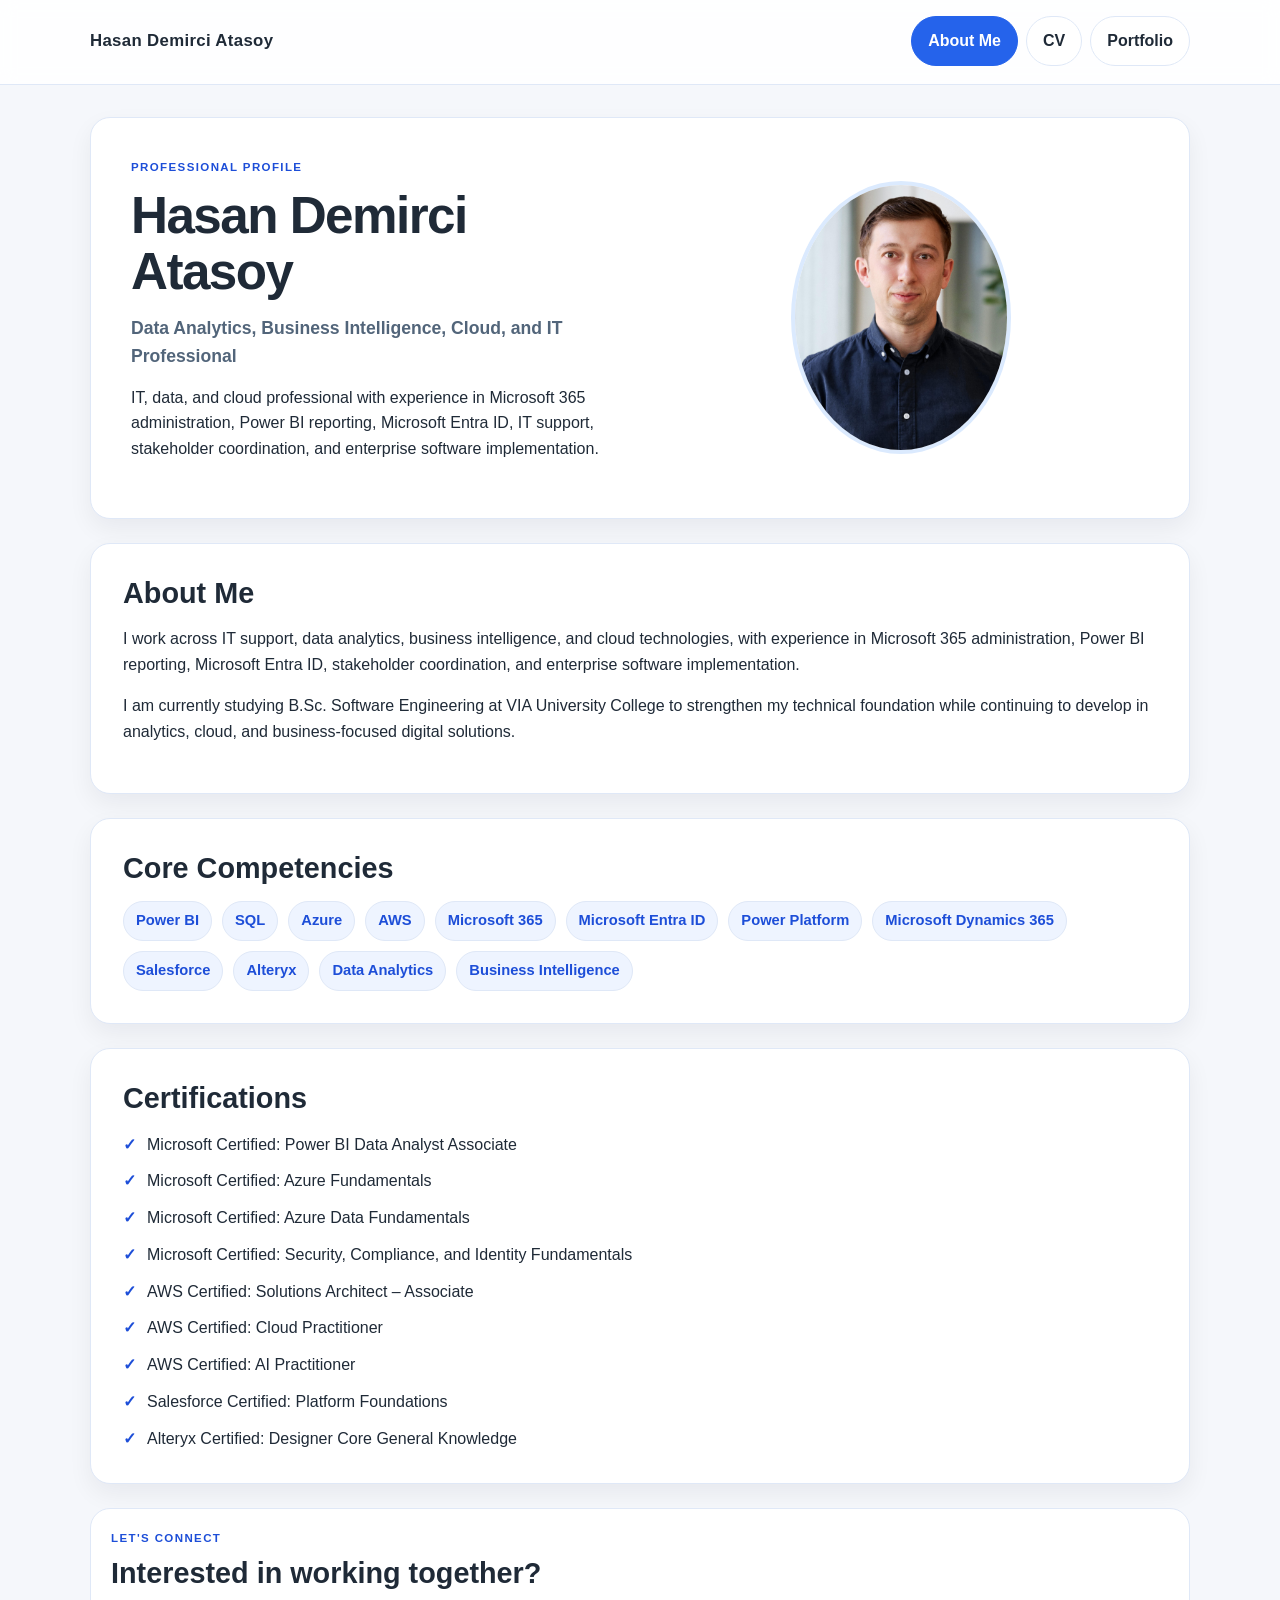
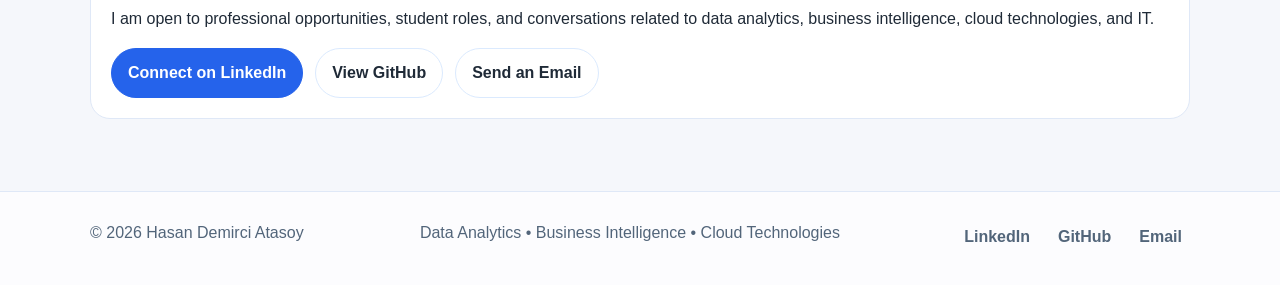
<file: index.html>
<!DOCTYPE html>
<html lang="en">
<head>
    <meta charset="UTF-8">
    <meta name="viewport" content="width=device-width, initial-scale=1.0">
    <title>Hasan Demirci Atasoy | About Me</title>
    <meta name="description" content="Professional profile and background of Hasan Demirci Atasoy in data analytics, business intelligence, and cloud technologies.">
    <link rel="stylesheet" href="assets/css/style.css">
</head>
<body>
    <a class="skip-link" href="#main-content">Skip to content</a>

    <header class="site-header">
        <div class="container header-inner">
            <a class="brand" href="index.html">Hasan Demirci Atasoy</a>
            <nav class="main-nav" aria-label="Main navigation">
                <ul class="nav-list">
                    <li><a href="index.html" aria-current="page">About Me</a></li>
                    <li><a href="cv.html">CV</a></li>
                    <li><a href="portfolio.html">Portfolio</a></li>
                </ul>
            </nav>
        </div>
    </header>

    <main id="main-content">
        <div class="container">
            <section class="hero" aria-labelledby="page-title">
                <div class="hero-copy">
                    <p class="eyebrow">Professional profile</p>
                    <h1 id="page-title">Hasan Demirci Atasoy</h1>
                    <p class="lead">Data Analytics, Business Intelligence, Cloud, and IT Professional</p>
                    <p>IT, data, and cloud professional with experience in Microsoft 365 administration, Power BI reporting, Microsoft Entra ID, IT support, stakeholder coordination, and enterprise software implementation.</p>
                </div>
                <div class="hero-visual">
                    <img src="assets/images/profile-photo.jpg" alt="Professional portrait of Hasan Demirci Atasoy" width="260" height="260">
                </div>
            </section>

            <section class="content-panel" id="about">
                <h2>About Me</h2>
                <p>
                    I work across IT support, data analytics, business intelligence, and cloud technologies, with experience in Microsoft 365 administration,
                    Power BI reporting, Microsoft Entra ID, stakeholder coordination, and enterprise software implementation.
                </p>
                <p>
                    I am currently studying B.Sc. Software Engineering at VIA University College to strengthen my technical foundation while continuing to develop
                    in analytics, cloud, and business-focused digital solutions.
                </p>
            </section>

            <section class="content-panel" id="skills">
                <h2>Core Competencies</h2>
                <ul class="tag-list" aria-label="Core competencies">
                    <li>Power BI</li>
                    <li>SQL</li>
                    <li>Azure</li>
                    <li>AWS</li>
                    <li>Microsoft 365</li>
                    <li>Microsoft Entra ID</li>
                    <li>Power Platform</li>
                    <li>Microsoft Dynamics 365</li>
                    <li>Salesforce</li>
                    <li>Alteryx</li>
                    <li>Data Analytics</li>
                    <li>Business Intelligence</li>
                </ul>
            </section>

            <section class="content-panel" id="certifications">
                <h2>Certifications</h2>
                <ul class="check-list" aria-label="Professional certifications">
                    <li>Microsoft Certified: Power BI Data Analyst Associate</li>
                    <li>Microsoft Certified: Azure Fundamentals</li>
                    <li>Microsoft Certified: Azure Data Fundamentals</li>
                    <li>Microsoft Certified: Security, Compliance, and Identity Fundamentals</li>
                    <li>AWS Certified: Solutions Architect – Associate</li>
                    <li>AWS Certified: Cloud Practitioner</li>
                    <li>AWS Certified: AI Practitioner</li>
                    <li>Salesforce Certified: Platform Foundations</li>
                    <li>Alteryx Certified: Designer Core General Knowledge</li>
                </ul>
            </section>

            <section class="contact-section" aria-labelledby="contact-heading">
                <p class="eyebrow">LET'S CONNECT</p>
                <h2 id="contact-heading">Interested in working together?</h2>
                <p>I am open to professional opportunities, student roles, and conversations related to data analytics, business intelligence, cloud technologies, and IT.</p>

                <div class="contact-links">
                    <a class="contact-link linkedin" href="https://www.linkedin.com/in/hasan-atasoy/" target="_blank" rel="noopener noreferrer">Connect on LinkedIn</a>
                    <a class="contact-link" href="https://github.com/hsntsy" target="_blank" rel="noopener noreferrer">View GitHub</a>
                    <a class="contact-link email" href="mailto:hasanatasoy91@gmail.com">Send an Email</a>
                </div>
            </section>
        </div>
    </main>

    <footer class="site-footer">
        <div class="container footer-content">
            <p>&copy; 2026 Hasan Demirci Atasoy</p>
            <p>Data Analytics • Business Intelligence • Cloud Technologies</p>
            <nav class="footer-links" aria-label="Professional links">
                <a href="https://www.linkedin.com/in/hasan-atasoy/" target="_blank" rel="noopener noreferrer">LinkedIn</a>
                <a href="https://github.com/hsntsy" target="_blank" rel="noopener noreferrer">GitHub</a>
                <a href="mailto:hasanatasoy91@gmail.com">Email</a>
            </nav>
        </div>
    </footer>
</body>
</html>
</file>
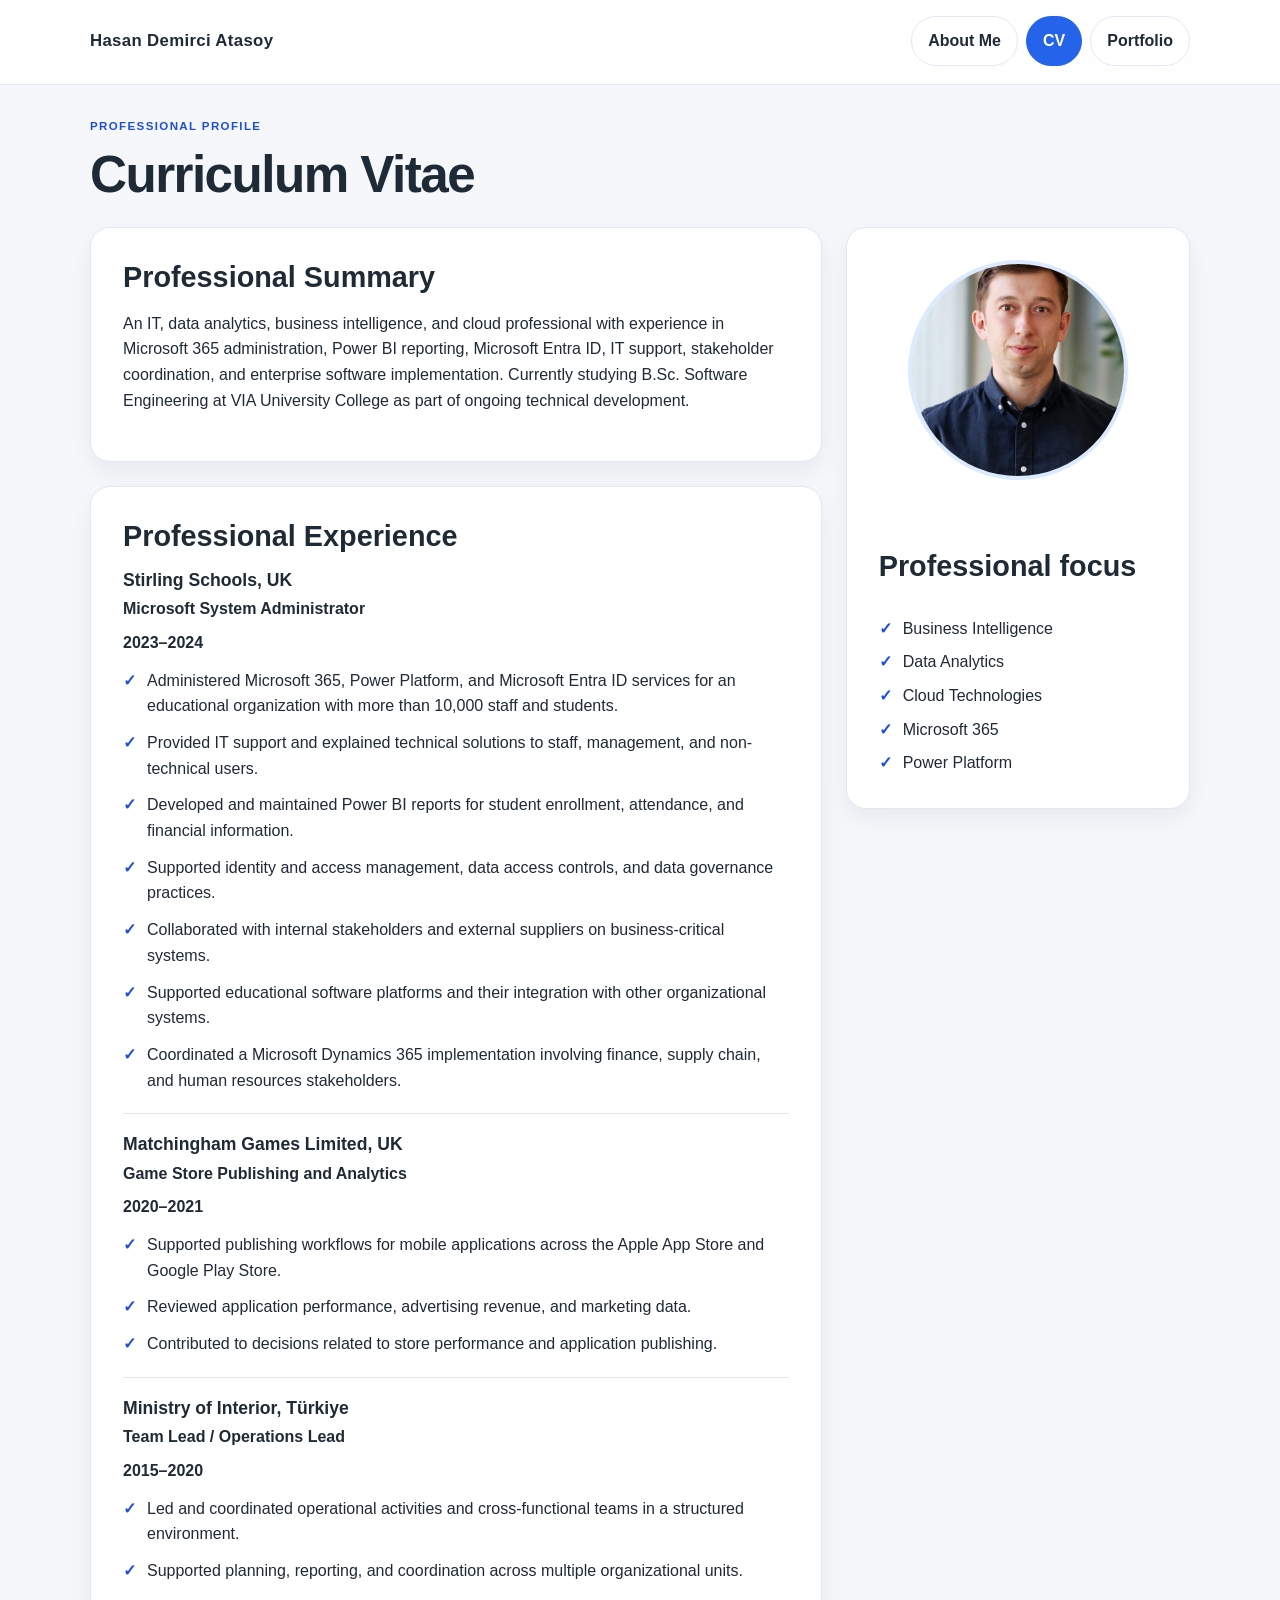
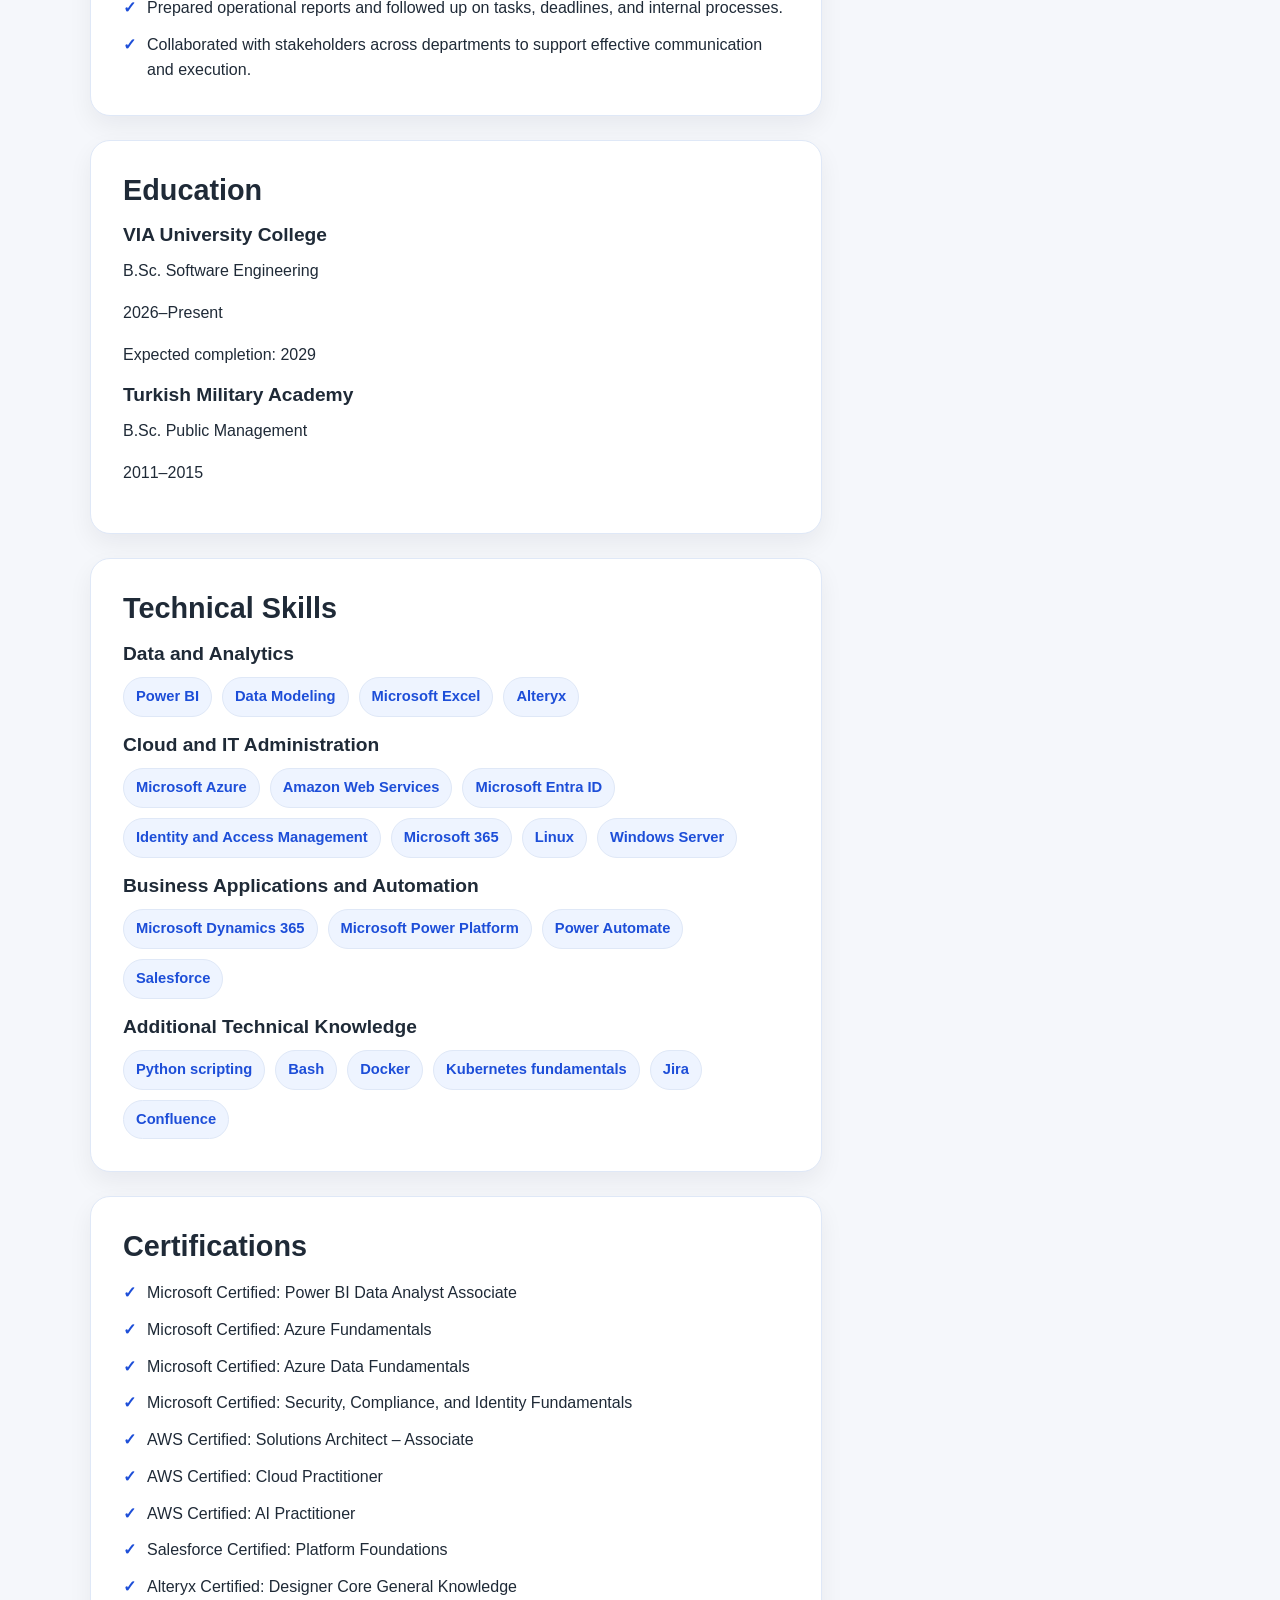
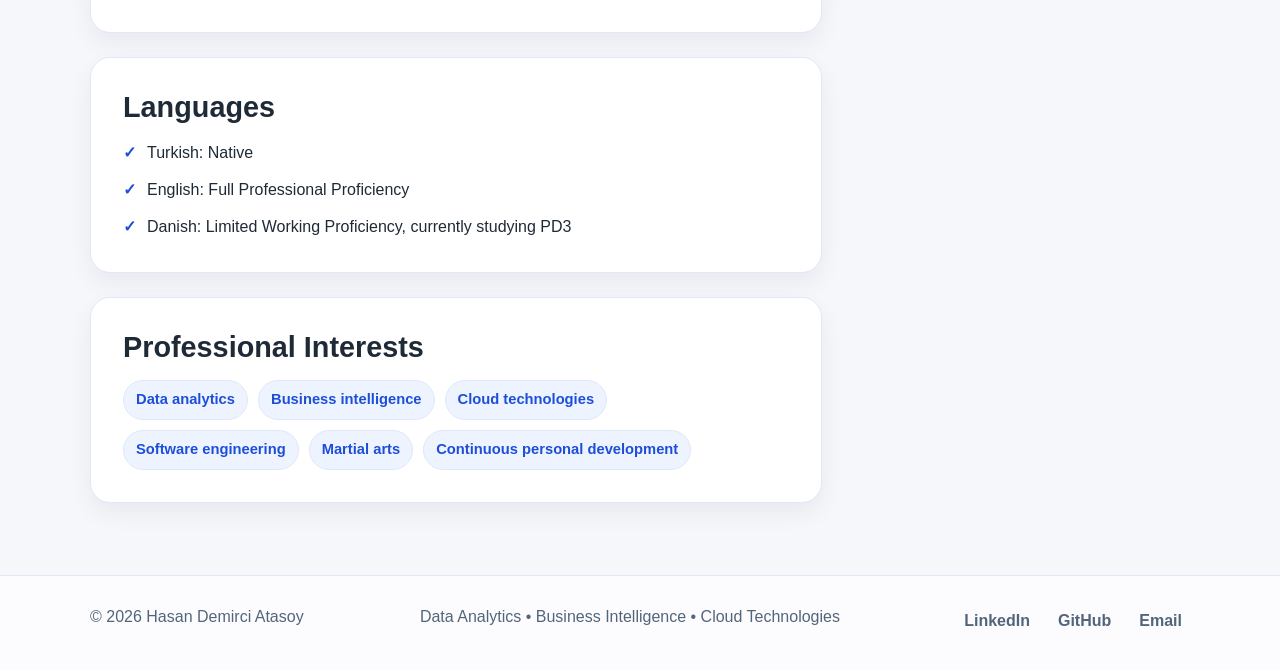
<file: cv.html>
<!DOCTYPE html>
<html lang="en">
<head>
    <meta charset="UTF-8">
    <meta name="viewport" content="width=device-width, initial-scale=1.0">
    <title>Hasan Demirci Atasoy | CV</title>
    <meta name="description" content="Curriculum vitae summary for Hasan Demirci Atasoy covering core skills, certifications, and professional focus areas.">
    <link rel="stylesheet" href="assets/css/style.css">
</head>
<body>
    <a class="skip-link" href="#main-content">Skip to content</a>

    <header class="site-header">
        <div class="container header-inner">
            <a class="brand" href="index.html">Hasan Demirci Atasoy</a>
            <nav class="main-nav" aria-label="Main navigation">
                <ul class="nav-list">
                    <li><a href="index.html">About Me</a></li>
                    <li><a href="cv.html" aria-current="page">CV</a></li>
                    <li><a href="portfolio.html">Portfolio</a></li>
                </ul>
            </nav>
        </div>
    </header>

    <main id="main-content">
        <div class="container">
            <section class="page-intro">
                <p class="eyebrow">Professional Profile</p>
                <h1>Curriculum Vitae</h1>
            </section>

            <div class="cv-layout">
                <article class="cv-main">
                    <section class="content-panel">
                        <h2>Professional Summary</h2>
                        <p>
                            An IT, data analytics, business intelligence, and cloud professional with experience in Microsoft 365 administration,
                            Power BI reporting, Microsoft Entra ID, IT support, stakeholder coordination, and enterprise software implementation. Currently studying
                            B.Sc. Software Engineering at VIA University College as part of ongoing technical development.
                        </p>
                    </section>

                    <section class="content-panel">
                        <h2>Professional Experience</h2>

                        <article class="experience-entry">
                            <h3>Stirling Schools, UK</h3>
                            <p class="role">Microsoft System Administrator</p>
                            <p class="dates">2023–2024</p>
                            <ul class="check-list">
                                <li>Administered Microsoft 365, Power Platform, and Microsoft Entra ID services for an educational organization with more than 10,000 staff and students.</li>
                                <li>Provided IT support and explained technical solutions to staff, management, and non-technical users.</li>
                                <li>Developed and maintained Power BI reports for student enrollment, attendance, and financial information.</li>
                                <li>Supported identity and access management, data access controls, and data governance practices.</li>
                                <li>Collaborated with internal stakeholders and external suppliers on business-critical systems.</li>
                                <li>Supported educational software platforms and their integration with other organizational systems.</li>
                                <li>Coordinated a Microsoft Dynamics 365 implementation involving finance, supply chain, and human resources stakeholders.</li>
                            </ul>
                        </article>

                        <article class="experience-entry">
                            <h3>Matchingham Games Limited, UK</h3>
                            <p class="role">Game Store Publishing and Analytics</p>
                            <p class="dates">2020–2021</p>
                            <ul class="check-list">
                                <li>Supported publishing workflows for mobile applications across the Apple App Store and Google Play Store.</li>
                                <li>Reviewed application performance, advertising revenue, and marketing data.</li>
                                <li>Contributed to decisions related to store performance and application publishing.</li>
                            </ul>
                        </article>

                        <article class="experience-entry">
                            <h3>Ministry of Interior, Türkiye</h3>
                            <p class="role">Team Lead / Operations Lead</p>
                            <p class="dates">2015–2020</p>
                            <ul class="check-list">
                                <li>Led and coordinated operational activities and cross-functional teams in a structured environment.</li>
                                <li>Supported planning, reporting, and coordination across multiple organizational units.</li>
                                <li>Prepared operational reports and followed up on tasks, deadlines, and internal processes.</li>
                                <li>Collaborated with stakeholders across departments to support effective communication and execution.</li>
                            </ul>
                        </article>
                    </section>

                    <section class="content-panel">
                        <h2>Education</h2>
                        <h3>VIA University College</h3>
                        <p>B.Sc. Software Engineering</p>
                        <p>2026–Present</p>
                        <p>Expected completion: 2029</p>

                        <h3>Turkish Military Academy</h3>
                        <p>B.Sc. Public Management</p>
                        <p>2011–2015</p>
                    </section>

                    <section class="content-panel">
                        <h2>Technical Skills</h2>
                        <div class="skill-group">
                            <h3>Data and Analytics</h3>
                            <ul class="tag-list" aria-label="Data and analytics skills">
                                <li>Power BI</li>
                                <li>Data Modeling</li>
                                <li>Microsoft Excel</li>
                                <li>Alteryx</li>
                            </ul>
                        </div>

                        <div class="skill-group">
                            <h3>Cloud and IT Administration</h3>
                            <ul class="tag-list" aria-label="Cloud and IT administration skills">
                                <li>Microsoft Azure</li>
                                <li>Amazon Web Services</li>
                                <li>Microsoft Entra ID</li>
                                <li>Identity and Access Management</li>
                                <li>Microsoft 365</li>
                                <li>Linux</li>
                                <li>Windows Server</li>
                            </ul>
                        </div>

                        <div class="skill-group">
                            <h3>Business Applications and Automation</h3>
                            <ul class="tag-list" aria-label="Business applications and automation skills">
                                <li>Microsoft Dynamics 365</li>
                                <li>Microsoft Power Platform</li>
                                <li>Power Automate</li>
                                <li>Salesforce</li>
                            </ul>
                        </div>

                        <div class="skill-group">
                            <h3>Additional Technical Knowledge</h3>
                            <ul class="tag-list" aria-label="Additional technical skills">
                                <li>Python scripting</li>
                                <li>Bash</li>
                                <li>Docker</li>
                                <li>Kubernetes fundamentals</li>
                                <li>Jira</li>
                                <li>Confluence</li>
                            </ul>
                        </div>
                    </section>

                    <section class="content-panel">
                        <h2>Certifications</h2>
                        <ul class="check-list" aria-label="Professional certifications">
                            <li>Microsoft Certified: Power BI Data Analyst Associate</li>
                            <li>Microsoft Certified: Azure Fundamentals</li>
                            <li>Microsoft Certified: Azure Data Fundamentals</li>
                            <li>Microsoft Certified: Security, Compliance, and Identity Fundamentals</li>
                            <li>AWS Certified: Solutions Architect – Associate</li>
                            <li>AWS Certified: Cloud Practitioner</li>
                            <li>AWS Certified: AI Practitioner</li>
                            <li>Salesforce Certified: Platform Foundations</li>
                            <li>Alteryx Certified: Designer Core General Knowledge</li>
                        </ul>
                    </section>

                    <section class="content-panel">
                        <h2>Languages</h2>
                        <ul class="check-list" aria-label="Languages">
                            <li>Turkish: Native</li>
                            <li>English: Full Professional Proficiency</li>
                            <li>Danish: Limited Working Proficiency, currently studying PD3</li>
                        </ul>
                    </section>

                    <section class="content-panel">
                        <h2>Professional Interests</h2>
                        <ul class="tag-list" aria-label="Professional interests">
                            <li>Data analytics</li>
                            <li>Business intelligence</li>
                            <li>Cloud technologies</li>
                            <li>Software engineering</li>
                            <li>Martial arts</li>
                            <li>Continuous personal development</li>
                        </ul>
                    </section>
                </article>

                <aside class="cv-aside">
                    <div class="profile-card content-panel">
                        <img src="assets/images/profile-photo.jpg" alt="Professional portrait of Hasan Demirci Atasoy" width="220" height="220">
                        <h2>Professional focus</h2>
                        <ul class="check-list compact-list">
                            <li>Business Intelligence</li>
                            <li>Data Analytics</li>
                            <li>Cloud Technologies</li>
                            <li>Microsoft 365</li>
                            <li>Power Platform</li>
                        </ul>
                    </div>
                </aside>
            </div>
        </div>
    </main>

    <footer class="site-footer">
        <div class="container footer-content">
            <p>&copy; 2026 Hasan Demirci Atasoy</p>
            <p>Data Analytics • Business Intelligence • Cloud Technologies</p>
            <nav class="footer-links" aria-label="Professional links">
                <a href="https://www.linkedin.com/in/hasan-atasoy/" target="_blank" rel="noopener noreferrer">LinkedIn</a>
                <a href="https://github.com/hsntsy" target="_blank" rel="noopener noreferrer">GitHub</a>
                <a href="mailto:hasanatasoy91@gmail.com">Email</a>
            </nav>
        </div>
    </footer>
</body>
</html>
</file>
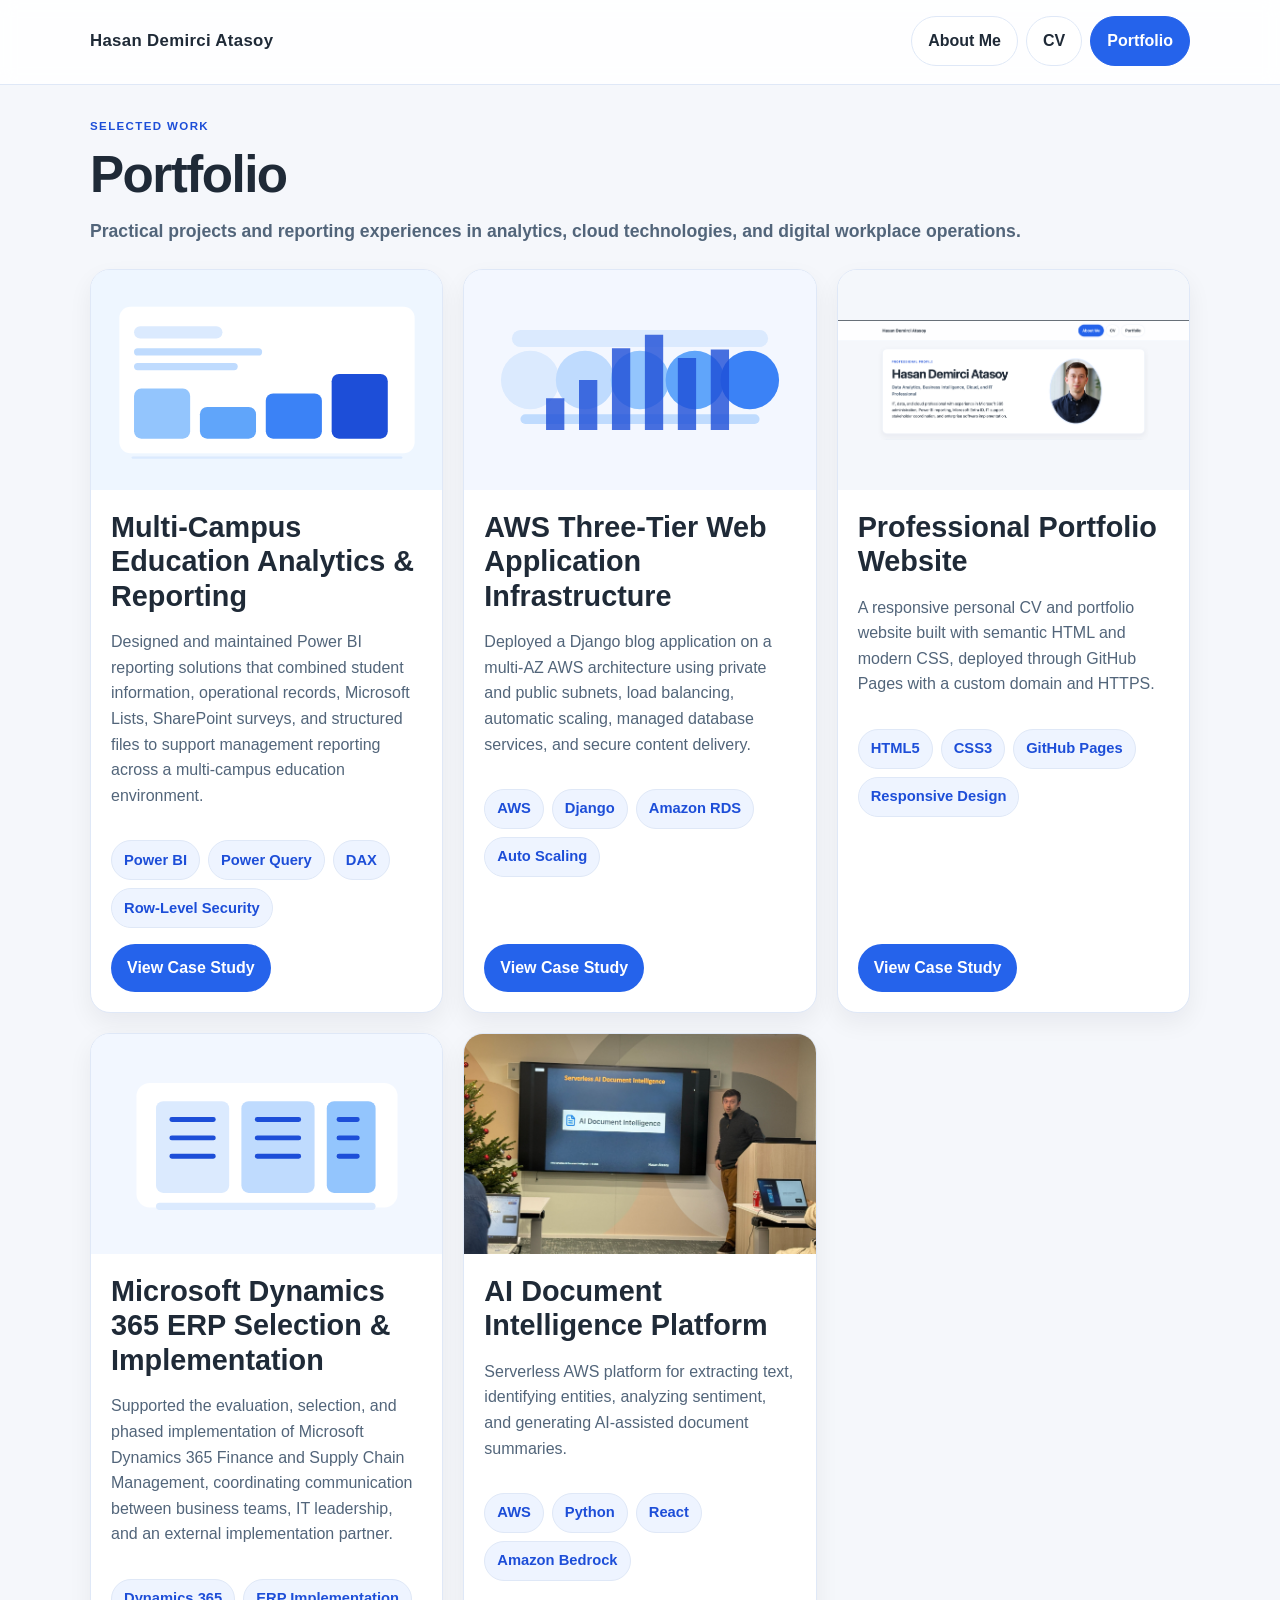
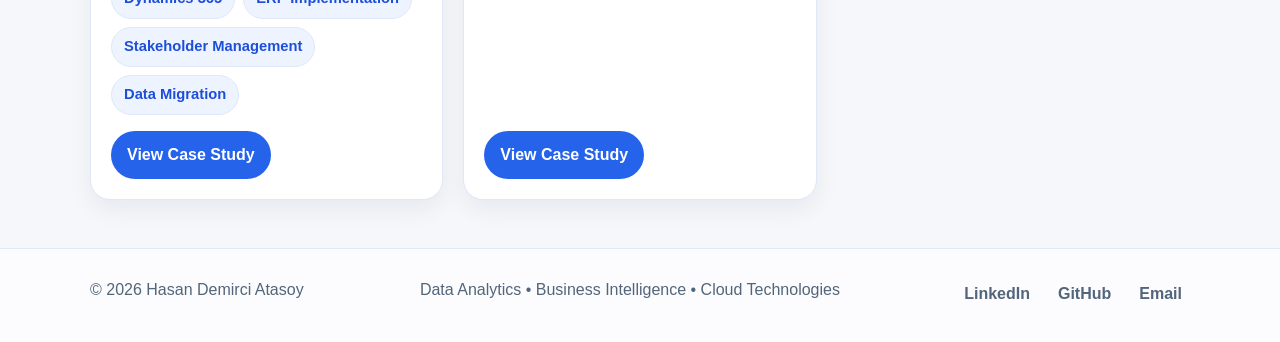
<file: portfolio.html>
<!DOCTYPE html>
<html lang="en">
<head>
    <meta charset="UTF-8">
    <meta name="viewport" content="width=device-width, initial-scale=1.0">
    <title>Hasan Demirci Atasoy | Portfolio</title>
    <meta name="description" content="Portfolio of Hasan Demirci Atasoy featuring business intelligence, cloud, and enterprise support projects.">
    <link rel="stylesheet" href="assets/css/style.css">
</head>
<body>
    <a class="skip-link" href="#main-content">Skip to content</a>

    <header class="site-header">
        <div class="container header-inner">
            <a class="brand" href="index.html">Hasan Demirci Atasoy</a>
            <nav class="main-nav" aria-label="Main navigation">
                <ul class="nav-list">
                    <li><a href="index.html">About Me</a></li>
                    <li><a href="cv.html">CV</a></li>
                    <li><a href="portfolio.html" aria-current="page">Portfolio</a></li>
                </ul>
            </nav>
        </div>
    </header>

    <main id="main-content">
        <div class="container">
            <section class="page-intro">
                <p class="eyebrow">Selected work</p>
                <h1>Portfolio</h1>
                <p class="lead">Practical projects and reporting experiences in analytics, cloud technologies, and digital workplace operations.</p>
            </section>

            <section class="project-grid" aria-label="Portfolio project list">
                <article class="project-card" id="project-education-analytics">
                    <img src="assets/images/project-analytics.svg" alt="Illustration representing a data analytics dashboard project">
                    <div class="project-content">
                        <h2>Multi-Campus Education Analytics &amp; Reporting</h2>
                        <p>Designed and maintained Power BI reporting solutions that combined student information, operational records, Microsoft Lists, SharePoint surveys, and structured files to support management reporting across a multi-campus education environment.</p>
                        <ul class="project-tech">
                            <li>Power BI</li>
                            <li>Power Query</li>
                            <li>DAX</li>
                            <li>Row-Level Security</li>
                        </ul>
                        <a class="project-link" href="project-education-analytics.html">View Case Study</a>
                    </div>
                </article>

                <article class="project-card" id="project-aws-three-tier">
                    <img src="assets/images/project-cloud.svg" alt="Illustration representing a cloud architecture project">
                    <div class="project-content">
                        <h2>AWS Three-Tier Web Application Infrastructure</h2>
                        <p>Deployed a Django blog application on a multi-AZ AWS architecture using private and public subnets, load balancing, automatic scaling, managed database services, and secure content delivery.</p>
                        <ul class="project-tech">
                            <li>AWS</li>
                            <li>Django</li>
                            <li>Amazon RDS</li>
                            <li>Auto Scaling</li>
                        </ul>
                        <a class="project-link" href="project-aws-three-tier.html">View Case Study</a>
                    </div>
                </article>

                <article class="project-card" id="project-professional-portfolio">
                    <img src="assets/images/project-professional-portfolio.png" alt="Desktop view of the professional portfolio website">
                    <div class="project-content">
                        <h2>Professional Portfolio Website</h2>
                        <p>A responsive personal CV and portfolio website built with semantic HTML and modern CSS, deployed through GitHub Pages with a custom domain and HTTPS.</p>
                        <ul class="project-tech">
                            <li>HTML5</li>
                            <li>CSS3</li>
                            <li>GitHub Pages</li>
                            <li>Responsive Design</li>
                        </ul>
                        <a class="project-link" href="project-professional-portfolio.html">View Case Study</a>
                    </div>
                </article>


                <article class="project-card" id="project-dynamics-365-erp">
                    <img src="assets/images/project-erp.svg" alt="Illustration representing an ERP implementation support project">
                    <div class="project-content">
                        <h2>Microsoft Dynamics 365 ERP Selection &amp; Implementation</h2>
                        <p>Supported the evaluation, selection, and phased implementation of Microsoft Dynamics 365 Finance and Supply Chain Management, coordinating communication between business teams, IT leadership, and an external implementation partner.</p>
                        <ul class="project-tech">
                            <li>Dynamics 365</li>
                            <li>ERP Implementation</li>
                            <li>Stakeholder Management</li>
                            <li>Data Migration</li>
                        </ul>
                        <a class="project-link" href="project-dynamics-365-erp.html">View Case Study</a>
                    </div>
                </article>

                <article class="project-card" id="project-ai-document-intelligence">
                    <img src="assets/images/project-ai-document-intelligence.jpg" alt="AI Document Intelligence project presentation">
                    <div class="project-content">
                        <h2>AI Document Intelligence Platform</h2>
                        <p>Serverless AWS platform for extracting text, identifying entities, analyzing sentiment, and generating AI-assisted document summaries.</p>
                        <ul class="project-tech">
                            <li>AWS</li>
                            <li>Python</li>
                            <li>React</li>
                            <li>Amazon Bedrock</li>
                        </ul>
                        <a class="project-link" href="project-ai-document-intelligence.html">View Case Study</a>
                    </div>
                </article>
            </section>
        </div>
    </main>

    <footer class="site-footer">
        <div class="container footer-content">
            <p>&copy; 2026 Hasan Demirci Atasoy</p>
            <p>Data Analytics • Business Intelligence • Cloud Technologies</p>
            <nav class="footer-links" aria-label="Professional links">
                <a href="https://www.linkedin.com/in/hasan-atasoy/" target="_blank" rel="noopener noreferrer">LinkedIn</a>
                <a href="https://github.com/hsntsy" target="_blank" rel="noopener noreferrer">GitHub</a>
                <a href="mailto:hasanatasoy91@gmail.com">Email</a>
            </nav>
        </div>
    </footer>
</body>
</html>
</file>
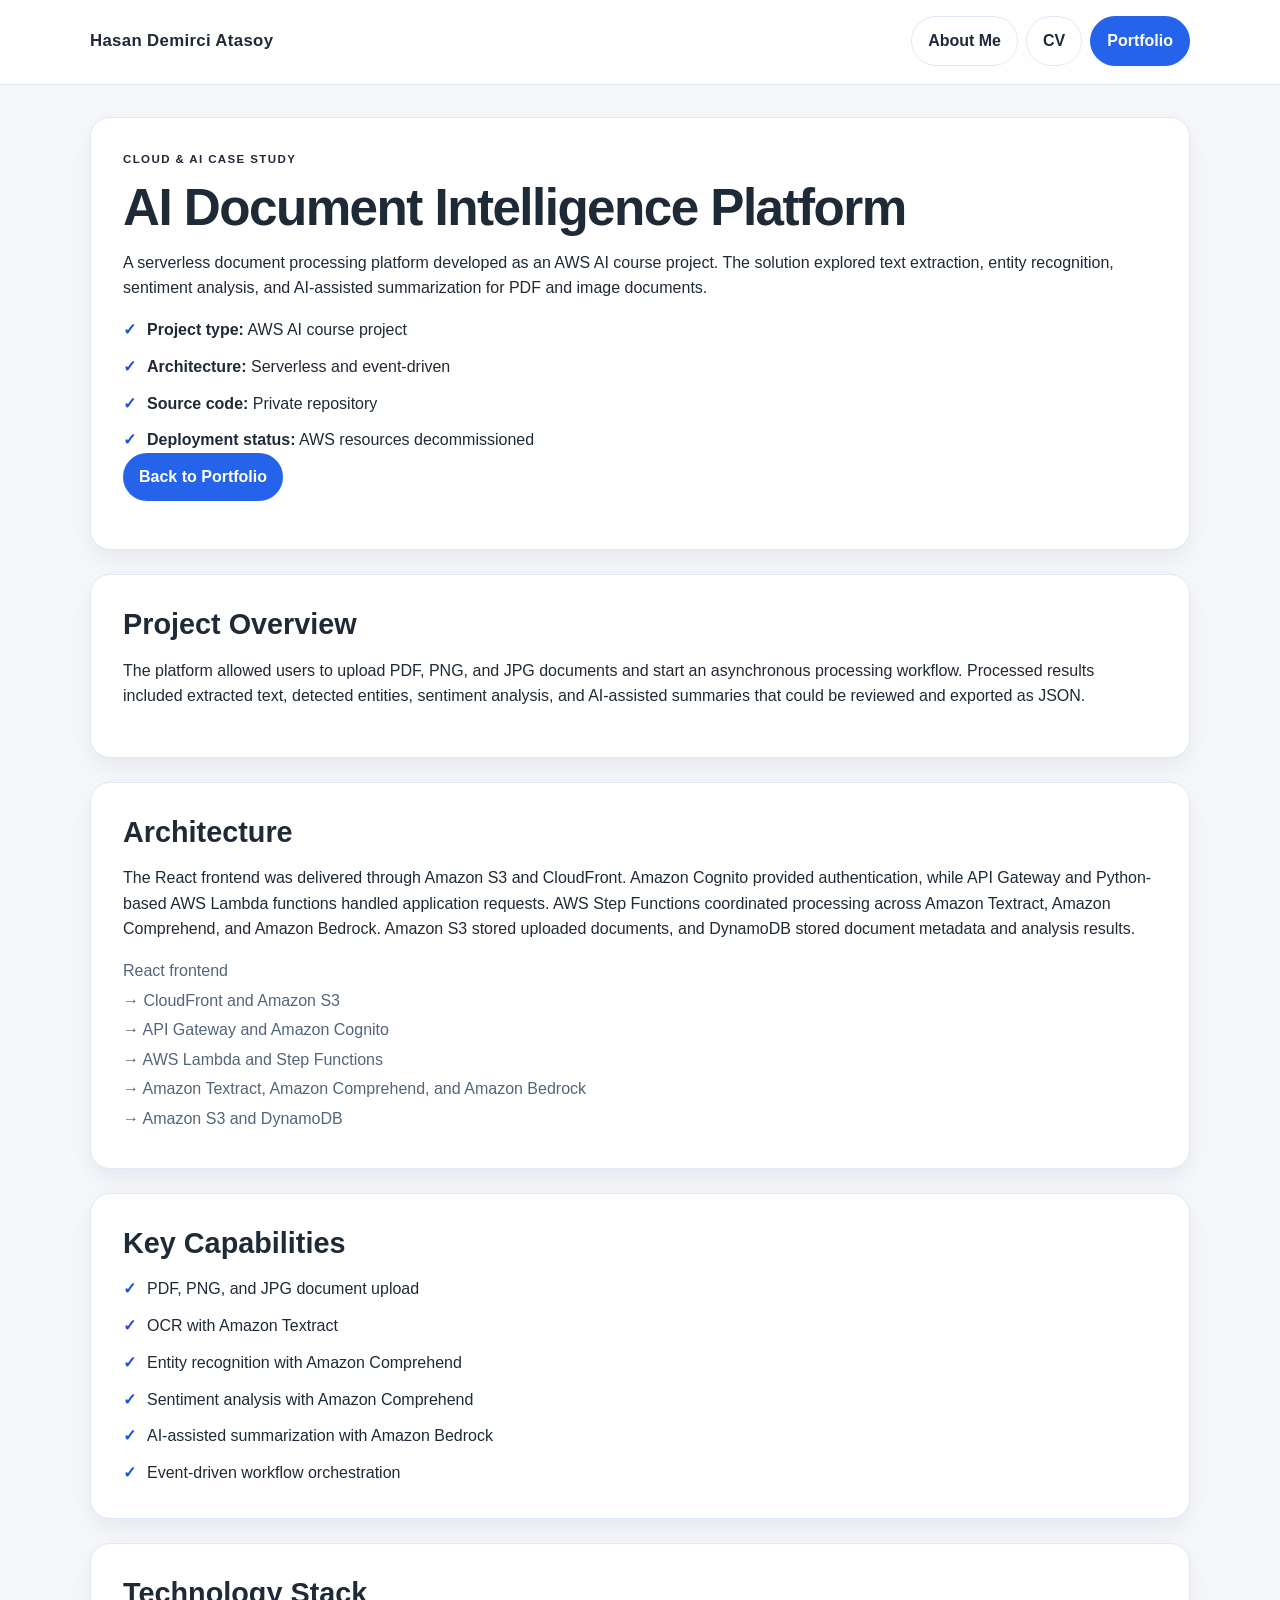
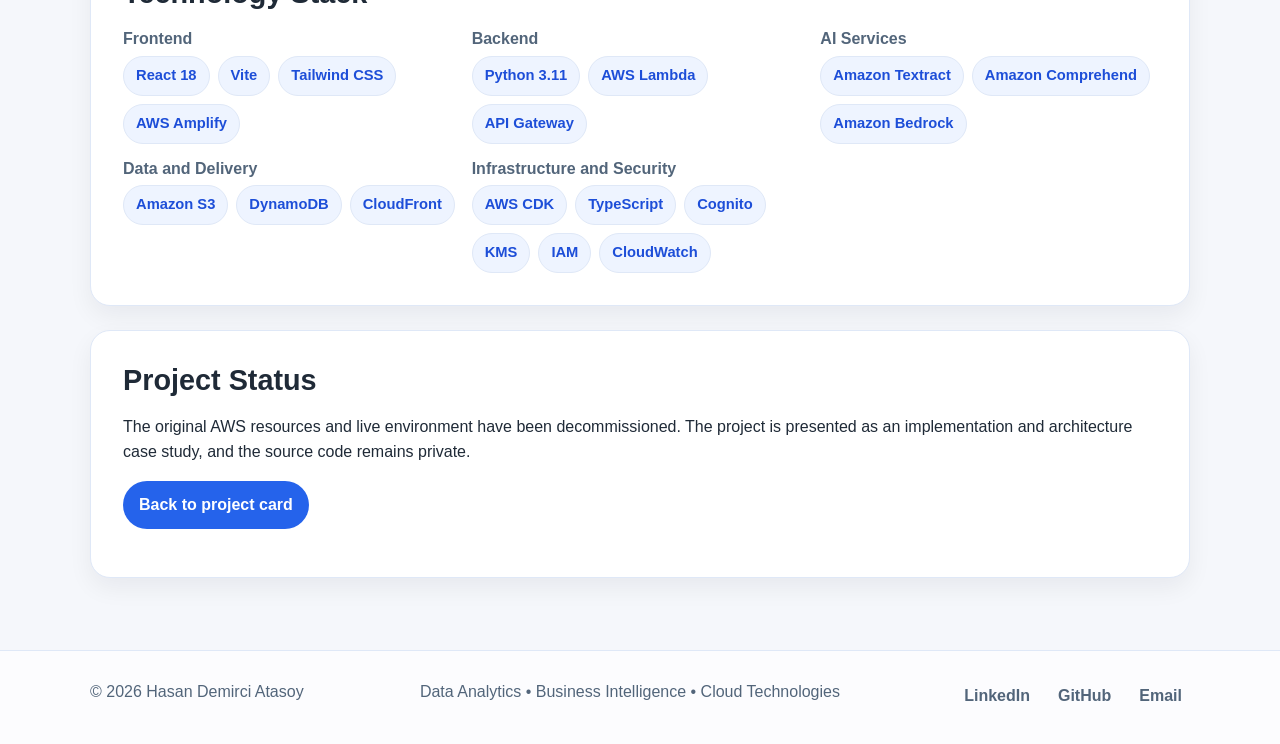
<file: project-ai-document-intelligence.html>
<!DOCTYPE html>
<html lang="en">
<head>
    <meta charset="UTF-8">
    <meta name="viewport" content="width=device-width, initial-scale=1.0">
    <title>AI Document Intelligence Platform | Hasan Demirci Atasoy</title>
    <meta name="description" content="Case study of an AWS-based serverless document intelligence platform using React, Python, Amazon Textract, Amazon Comprehend, Amazon Bedrock, and AWS CDK.">
    <link rel="stylesheet" href="assets/css/style.css">
</head>
<body>
    <a class="skip-link" href="#main-content">Skip to content</a>

    <header class="site-header">
        <div class="container header-inner">
            <a class="brand" href="index.html">Hasan Demirci Atasoy</a>
            <nav class="main-nav" aria-label="Main navigation">
                <ul class="nav-list">
                    <li><a href="index.html">About Me</a></li>
                    <li><a href="cv.html">CV</a></li>
                    <li><a href="portfolio.html" aria-current="page">Portfolio</a></li>
                </ul>
            </nav>
        </div>
    </header>

    <main id="main-content">
        <div class="container">
            <section class="content-panel">
                <p class="eyebrow">Cloud & AI Case Study</p>
                <h1>AI Document Intelligence Platform</h1>
                <p>A serverless document processing platform developed as an AWS AI course project. The solution explored text extraction, entity recognition, sentiment analysis, and AI-assisted summarization for PDF and image documents.</p>

                <ul class="check-list meta-list">
                    <li><strong>Project type:</strong> AWS AI course project</li>
                    <li><strong>Architecture:</strong> Serverless and event-driven</li>
                    <li><strong>Source code:</strong> Private repository</li>
                    <li><strong>Deployment status:</strong> AWS resources decommissioned</li>
                </ul>

                <p><a class="project-link" href="portfolio.html#project-ai-document-intelligence">Back to Portfolio</a></p>
            </section>

            <section class="content-panel">
                <h2>Project Overview</h2>
                <p>The platform allowed users to upload PDF, PNG, and JPG documents and start an asynchronous processing workflow. Processed results included extracted text, detected entities, sentiment analysis, and AI-assisted summaries that could be reviewed and exported as JSON.</p>
            </section>

            <section class="content-panel">
                <h2>Architecture</h2>
                <p>The React frontend was delivered through Amazon S3 and CloudFront. Amazon Cognito provided authentication, while API Gateway and Python-based AWS Lambda functions handled application requests. AWS Step Functions coordinated processing across Amazon Textract, Amazon Comprehend, and Amazon Bedrock. Amazon S3 stored uploaded documents, and DynamoDB stored document metadata and analysis results.</p>

                <div class="architecture-flow">
                    <p>React frontend</p>
                    <p>&rarr; CloudFront and Amazon S3</p>
                    <p>&rarr; API Gateway and Amazon Cognito</p>
                    <p>&rarr; AWS Lambda and Step Functions</p>
                    <p>&rarr; Amazon Textract, Amazon Comprehend, and Amazon Bedrock</p>
                    <p>&rarr; Amazon S3 and DynamoDB</p>
                </div>
            </section>

            <section class="content-panel">
                <h2>Key Capabilities</h2>
                <ul class="check-list">
                    <li>PDF, PNG, and JPG document upload</li>
                    <li>OCR with Amazon Textract</li>
                    <li>Entity recognition with Amazon Comprehend</li>
                    <li>Sentiment analysis with Amazon Comprehend</li>
                    <li>AI-assisted summarization with Amazon Bedrock</li>
                    <li>Event-driven workflow orchestration</li>
                </ul>
            </section>

            <section class="content-panel">
                <h2>Technology Stack</h2>
                <div class="skill-group tech-stack">
                    <div>
                        <h4>Frontend</h4>
                        <ul class="tag-list">
                            <li>React 18</li>
                            <li>Vite</li>
                            <li>Tailwind CSS</li>
                            <li>AWS Amplify</li>
                        </ul>
                    </div>

                    <div>
                        <h4>Backend</h4>
                        <ul class="tag-list">
                            <li>Python 3.11</li>
                            <li>AWS Lambda</li>
                            <li>API Gateway</li>
                        </ul>
                    </div>

                    <div>
                        <h4>AI Services</h4>
                        <ul class="tag-list">
                            <li>Amazon Textract</li>
                            <li>Amazon Comprehend</li>
                            <li>Amazon Bedrock</li>
                        </ul>
                    </div>

                    <div>
                        <h4>Data and Delivery</h4>
                        <ul class="tag-list">
                            <li>Amazon S3</li>
                            <li>DynamoDB</li>
                            <li>CloudFront</li>
                        </ul>
                    </div>

                    <div>
                        <h4>Infrastructure and Security</h4>
                        <ul class="tag-list">
                            <li>AWS CDK</li>
                            <li>TypeScript</li>
                            <li>Cognito</li>
                            <li>KMS</li>
                            <li>IAM</li>
                            <li>CloudWatch</li>
                        </ul>
                    </div>
                </div>
            </section>

            <section class="content-panel">
                <h2>Project Status</h2>
                <p>The original AWS resources and live environment have been decommissioned. The project is presented as an implementation and architecture case study, and the source code remains private.</p>

                <p><a class="project-link" href="portfolio.html#project-ai-document-intelligence">Back to project card</a></p>
            </section>
        </div>
    </main>

    <footer class="site-footer">
        <div class="container footer-content">
            <p>&copy; 2026 Hasan Demirci Atasoy</p>
            <p>Data Analytics • Business Intelligence • Cloud Technologies</p>
            <nav class="footer-links" aria-label="Professional links">
                <a href="https://www.linkedin.com/in/hasan-atasoy/" target="_blank" rel="noopener noreferrer">LinkedIn</a>
                <a href="https://github.com/hsntsy" target="_blank" rel="noopener noreferrer">GitHub</a>
                <a href="mailto:hasanatasoy91@gmail.com">Email</a>
            </nav>
        </div>
    </footer>
</body>
</html>
</file>
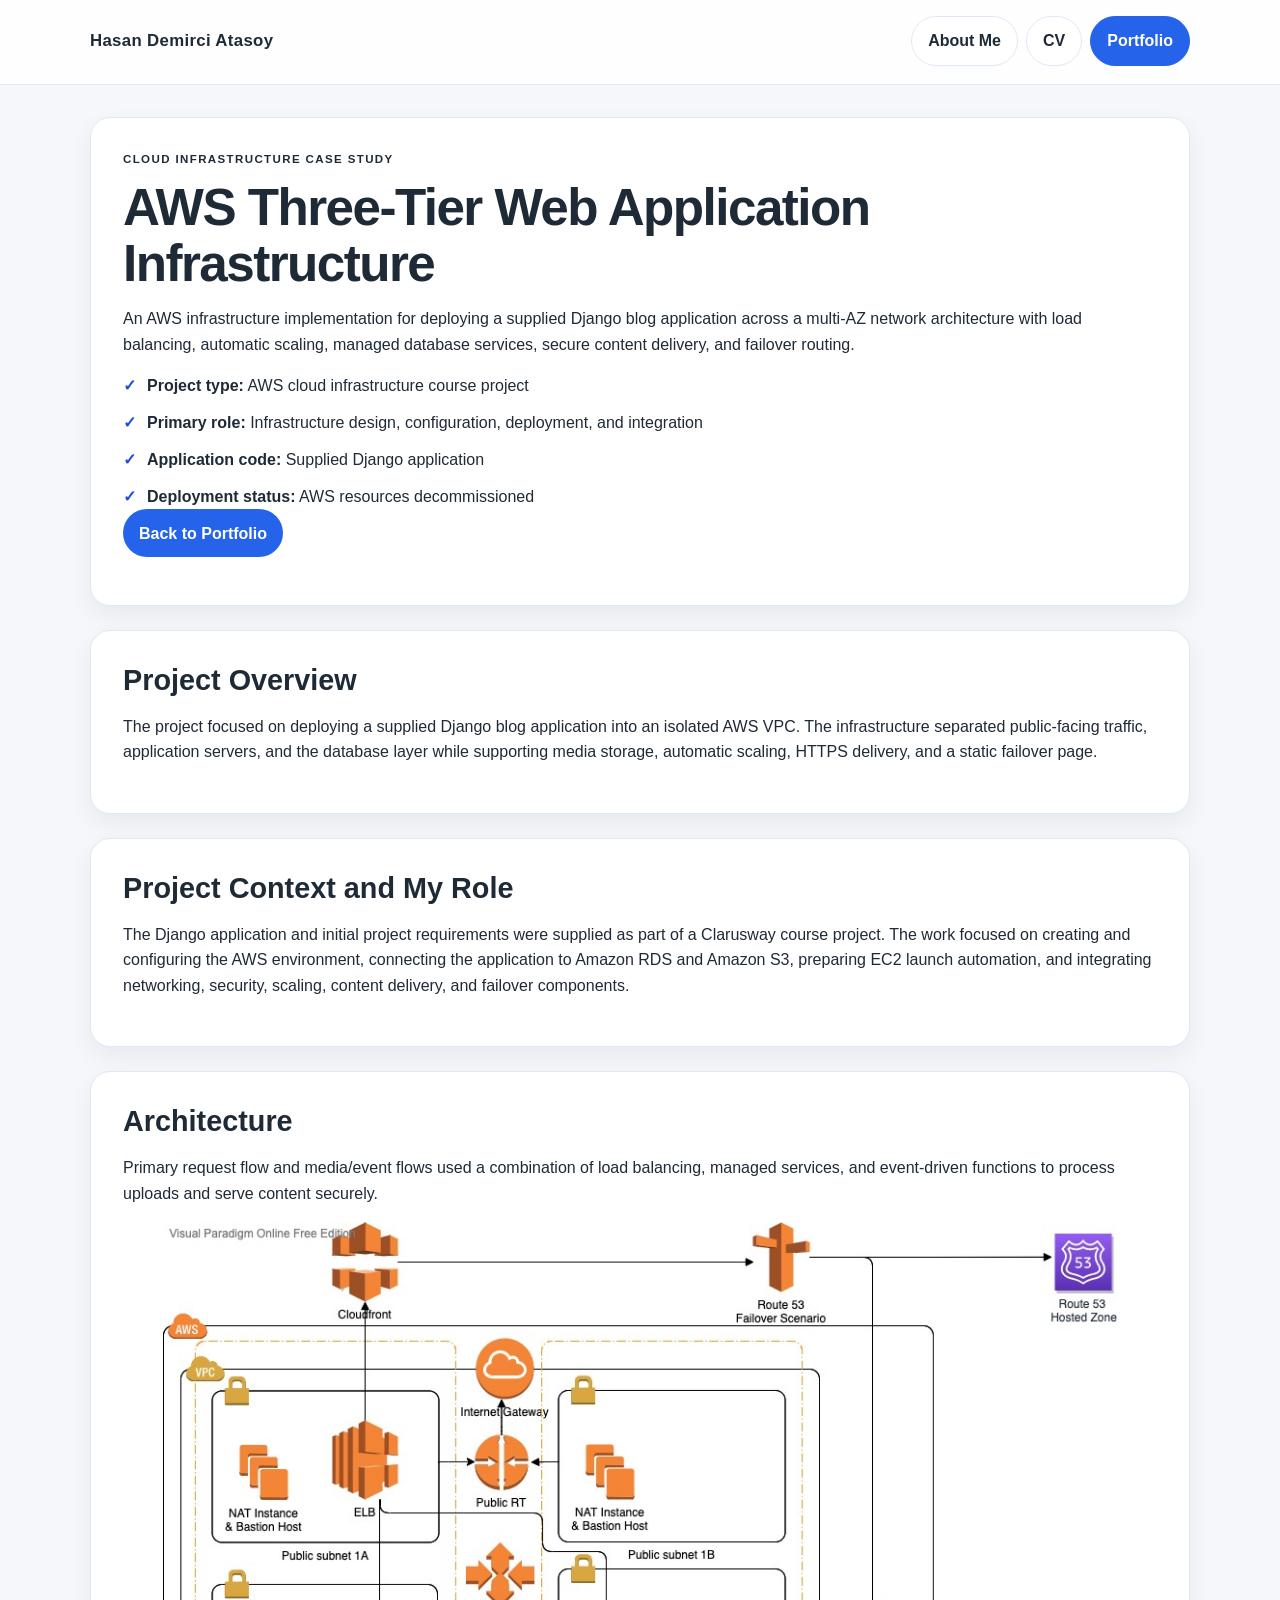
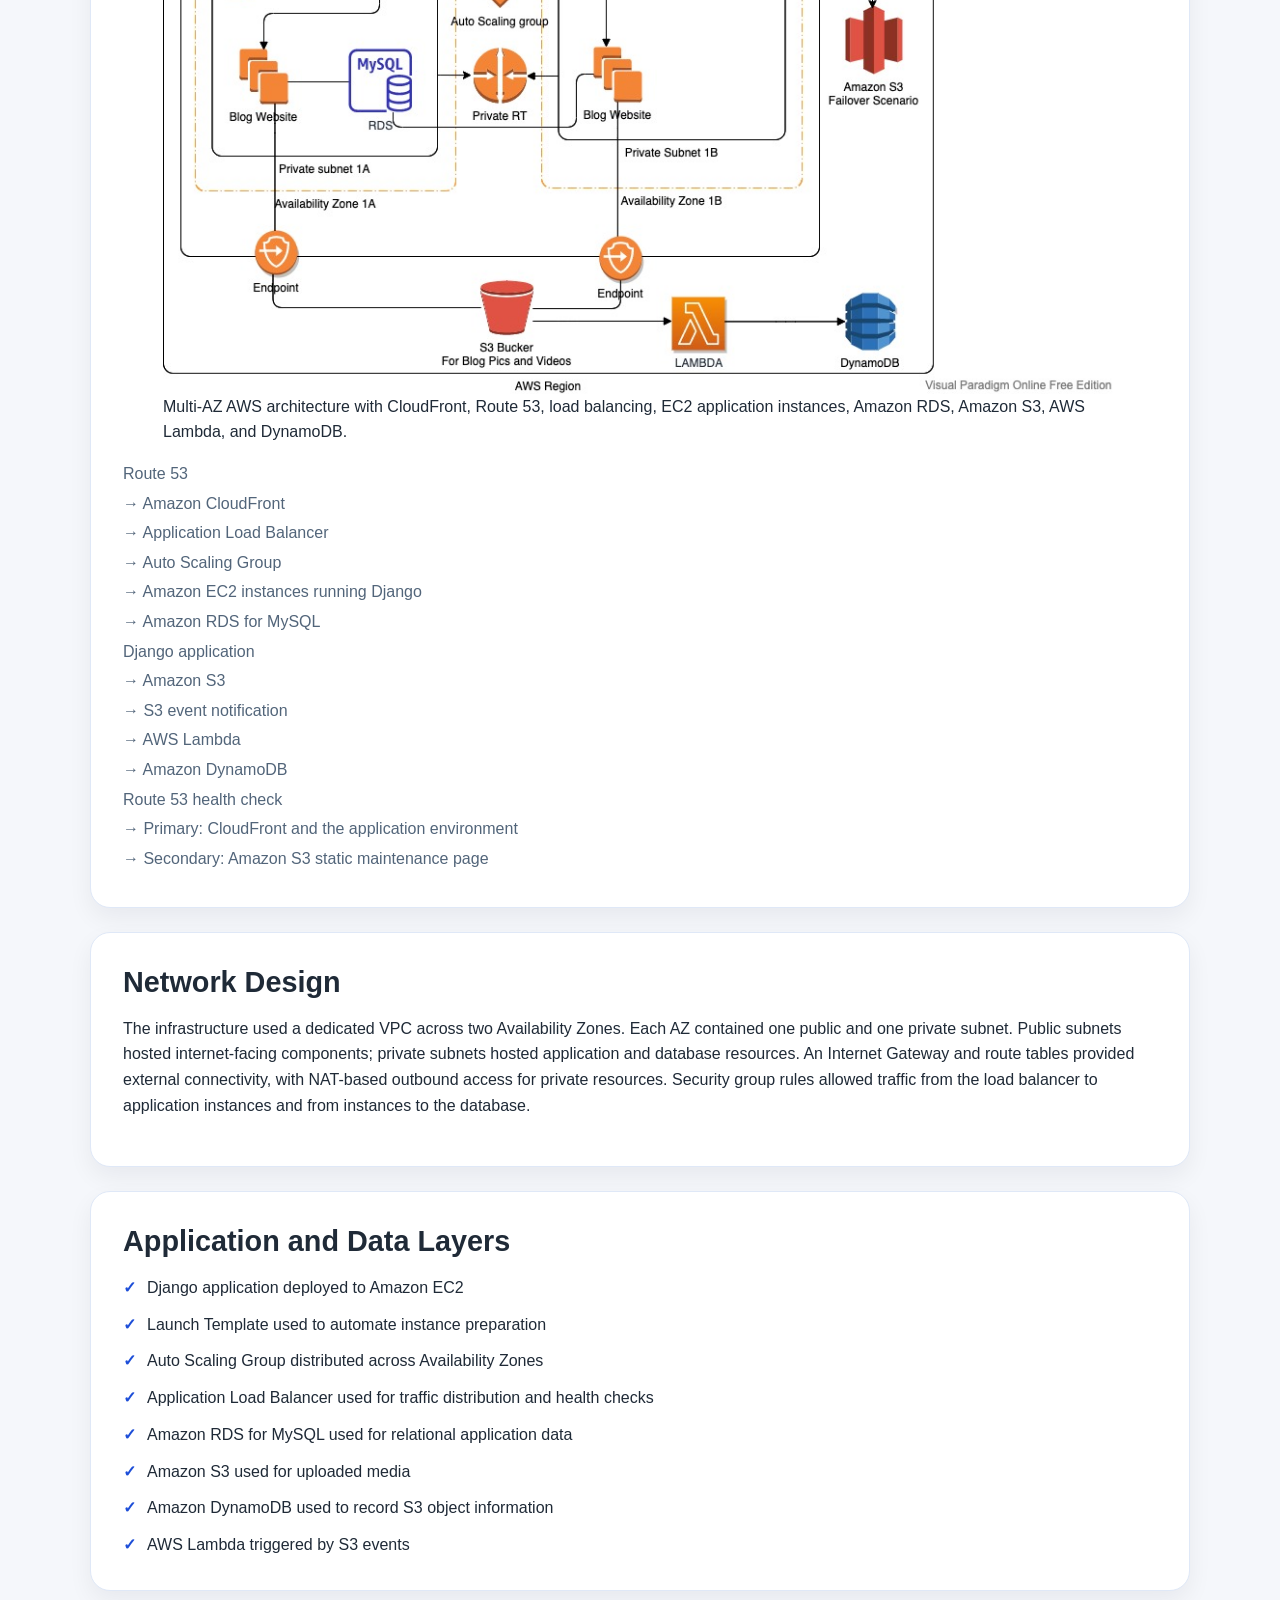
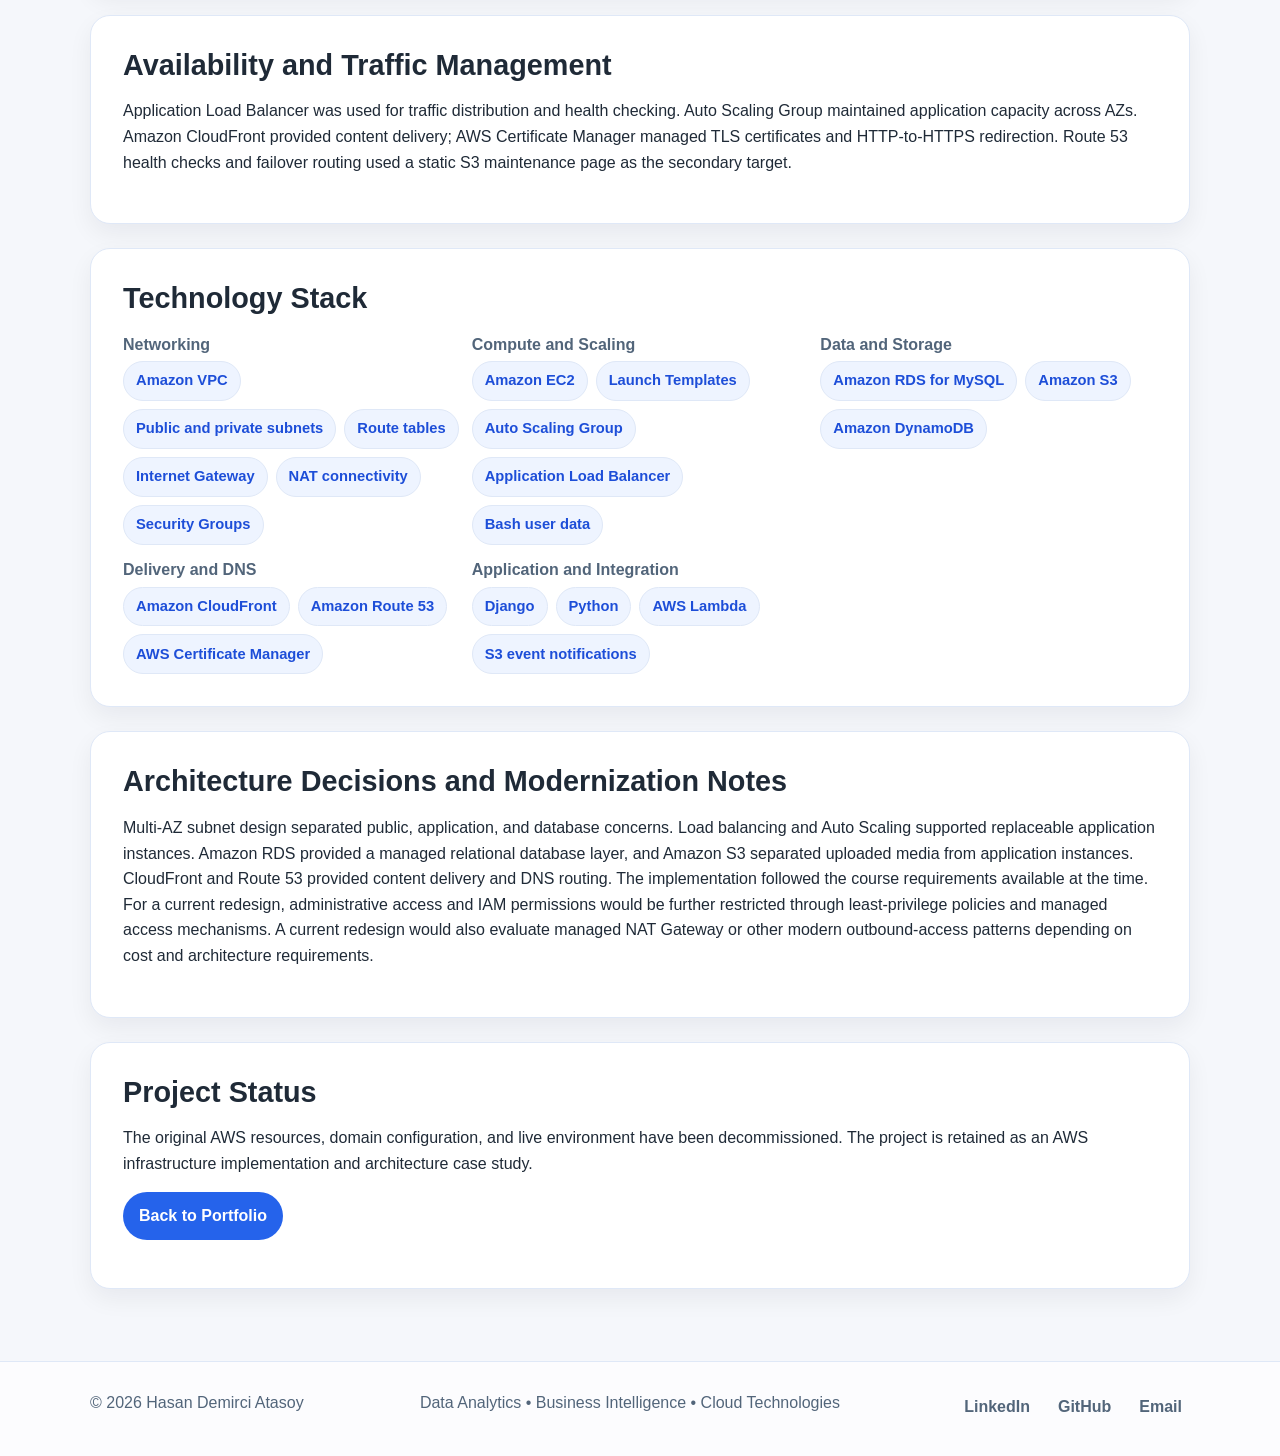
<file: project-aws-three-tier.html>
<!DOCTYPE html>
<html lang="en">
<head>
    <meta charset="utf-8">
    <meta name="viewport" content="width=device-width, initial-scale=1">
    <title>AWS Three-Tier Web Application Infrastructure | Hasan Demirci Atasoy</title>
    <meta name="description" content="Case study of a multi-AZ AWS infrastructure deployment for a Django application using Amazon EC2, Application Load Balancer, Auto Scaling, Amazon RDS, Amazon S3, CloudFront, and Route 53.">
    <link rel="stylesheet" href="assets/css/style.css">
</head>
<body>
    <a class="skip-link" href="#main-content">Skip to content</a>

    <header class="site-header">
        <div class="container header-inner">
            <a class="brand" href="index.html">Hasan Demirci Atasoy</a>
            <nav class="main-nav" aria-label="Main navigation">
                <ul class="nav-list">
                    <li><a href="index.html">About Me</a></li>
                    <li><a href="cv.html">CV</a></li>
                    <li><a href="portfolio.html" aria-current="page">Portfolio</a></li>
                </ul>
            </nav>
        </div>
    </header>

    <main id="main-content">
        <div class="container">
            <section class="content-panel">
                <p class="eyebrow">Cloud Infrastructure Case Study</p>
                <h1>AWS Three-Tier Web Application Infrastructure</h1>
                <p>An AWS infrastructure implementation for deploying a supplied Django blog application across a multi-AZ network architecture with load balancing, automatic scaling, managed database services, secure content delivery, and failover routing.</p>

                <ul class="check-list meta-list">
                    <li><strong>Project type:</strong> AWS cloud infrastructure course project</li>
                    <li><strong>Primary role:</strong> Infrastructure design, configuration, deployment, and integration</li>
                    <li><strong>Application code:</strong> Supplied Django application</li>
                    <li><strong>Deployment status:</strong> AWS resources decommissioned</li>
                </ul>

                <p><a class="project-link" href="portfolio.html#project-aws-three-tier">Back to Portfolio</a></p>
            </section>

            <section class="content-panel">
                <h2>Project Overview</h2>
                <p>The project focused on deploying a supplied Django blog application into an isolated AWS VPC. The infrastructure separated public-facing traffic, application servers, and the database layer while supporting media storage, automatic scaling, HTTPS delivery, and a static failover page.</p>
            </section>

            <section class="content-panel">
                <h2>Project Context and My Role</h2>
                <p>The Django application and initial project requirements were supplied as part of a Clarusway course project. The work focused on creating and configuring the AWS environment, connecting the application to Amazon RDS and Amazon S3, preparing EC2 launch automation, and integrating networking, security, scaling, content delivery, and failover components.</p>
            </section>

            <section class="content-panel">
                <h2>Architecture</h2>
                <p>Primary request flow and media/event flows used a combination of load balancing, managed services, and event-driven functions to process uploads and serve content securely.</p>

                <figure>
                    <img class="project-architecture-image" src="assets/images/project-aws-three-tier.jpg" alt="Architecture diagram of the AWS three-tier Django application deployment" loading="lazy" decoding="async">
                    <figcaption>Multi-AZ AWS architecture with CloudFront, Route 53, load balancing, EC2 application instances, Amazon RDS, Amazon S3, AWS Lambda, and DynamoDB.</figcaption>
                </figure>

                <div class="architecture-flow">
                    <p>Route 53</p>
                    <p>&rarr; Amazon CloudFront</p>
                    <p>&rarr; Application Load Balancer</p>
                    <p>&rarr; Auto Scaling Group</p>
                    <p>&rarr; Amazon EC2 instances running Django</p>
                    <p>&rarr; Amazon RDS for MySQL</p>

                    <p class="architecture-step">Django application</p>
                    <p class="architecture-step">&rarr; Amazon S3</p>
                    <p class="architecture-step">&rarr; S3 event notification</p>
                    <p class="architecture-step">&rarr; AWS Lambda</p>
                    <p class="architecture-step">&rarr; Amazon DynamoDB</p>

                    <p class="architecture-step">Route 53 health check</p>
                    <p class="architecture-step">&rarr; Primary: CloudFront and the application environment</p>
                    <p class="architecture-step">&rarr; Secondary: Amazon S3 static maintenance page</p>
                </div>
            </section>

            <section class="content-panel">
                <h2>Network Design</h2>
                <p>The infrastructure used a dedicated VPC across two Availability Zones. Each AZ contained one public and one private subnet. Public subnets hosted internet-facing components; private subnets hosted application and database resources. An Internet Gateway and route tables provided external connectivity, with NAT-based outbound access for private resources. Security group rules allowed traffic from the load balancer to application instances and from instances to the database.</p>
            </section>

            <section class="content-panel">
                <h2>Application and Data Layers</h2>
                <ul class="check-list">
                    <li>Django application deployed to Amazon EC2</li>
                    <li>Launch Template used to automate instance preparation</li>
                    <li>Auto Scaling Group distributed across Availability Zones</li>
                    <li>Application Load Balancer used for traffic distribution and health checks</li>
                    <li>Amazon RDS for MySQL used for relational application data</li>
                    <li>Amazon S3 used for uploaded media</li>
                    <li>Amazon DynamoDB used to record S3 object information</li>
                    <li>AWS Lambda triggered by S3 events</li>
                </ul>
            </section>

            <section class="content-panel">
                <h2>Availability and Traffic Management</h2>
                <p>Application Load Balancer was used for traffic distribution and health checking. Auto Scaling Group maintained application capacity across AZs. Amazon CloudFront provided content delivery; AWS Certificate Manager managed TLS certificates and HTTP-to-HTTPS redirection. Route 53 health checks and failover routing used a static S3 maintenance page as the secondary target.</p>
            </section>

            <section class="content-panel">
                <h2>Technology Stack</h2>
                <div class="skill-group tech-stack">
                    <div>
                        <h4>Networking</h4>
                        <ul class="tag-list">
                            <li>Amazon VPC</li>
                            <li>Public and private subnets</li>
                            <li>Route tables</li>
                            <li>Internet Gateway</li>
                            <li>NAT connectivity</li>
                            <li>Security Groups</li>
                        </ul>
                    </div>

                    <div>
                        <h4>Compute and Scaling</h4>
                        <ul class="tag-list">
                            <li>Amazon EC2</li>
                            <li>Launch Templates</li>
                            <li>Auto Scaling Group</li>
                            <li>Application Load Balancer</li>
                            <li>Bash user data</li>
                        </ul>
                    </div>

                    <div>
                        <h4>Data and Storage</h4>
                        <ul class="tag-list">
                            <li>Amazon RDS for MySQL</li>
                            <li>Amazon S3</li>
                            <li>Amazon DynamoDB</li>
                        </ul>
                    </div>

                    <div>
                        <h4>Delivery and DNS</h4>
                        <ul class="tag-list">
                            <li>Amazon CloudFront</li>
                            <li>Amazon Route 53</li>
                            <li>AWS Certificate Manager</li>
                        </ul>
                    </div>

                    <div>
                        <h4>Application and Integration</h4>
                        <ul class="tag-list">
                            <li>Django</li>
                            <li>Python</li>
                            <li>AWS Lambda</li>
                            <li>S3 event notifications</li>
                        </ul>
                    </div>
                </div>
            </section>

            <section class="content-panel">
                <h2>Architecture Decisions and Modernization Notes</h2>
                <p>Multi-AZ subnet design separated public, application, and database concerns. Load balancing and Auto Scaling supported replaceable application instances. Amazon RDS provided a managed relational database layer, and Amazon S3 separated uploaded media from application instances. CloudFront and Route 53 provided content delivery and DNS routing. The implementation followed the course requirements available at the time. For a current redesign, administrative access and IAM permissions would be further restricted through least-privilege policies and managed access mechanisms. A current redesign would also evaluate managed NAT Gateway or other modern outbound-access patterns depending on cost and architecture requirements.</p>
            </section>

            <section class="content-panel">
                <h2>Project Status</h2>
                <p>The original AWS resources, domain configuration, and live environment have been decommissioned. The project is retained as an AWS infrastructure implementation and architecture case study.</p>

                <p><a class="project-link" href="portfolio.html#project-aws-three-tier">Back to Portfolio</a></p>
            </section>
        </div>
    </main>

    <footer class="site-footer">
        <div class="container footer-content">
            <p>&copy; 2026 Hasan Demirci Atasoy</p>
            <p>Data Analytics • Business Intelligence • Cloud Technologies</p>
            <nav class="footer-links" aria-label="Professional links">
                <a href="https://www.linkedin.com/in/hasan-atasoy/" target="_blank" rel="noopener noreferrer">LinkedIn</a>
                <a href="https://github.com/hsntsy" target="_blank" rel="noopener noreferrer">GitHub</a>
                <a href="mailto:hasanatasoy91@gmail.com">Email</a>
            </nav>
        </div>
    </footer>
</body>
</html>
</file>
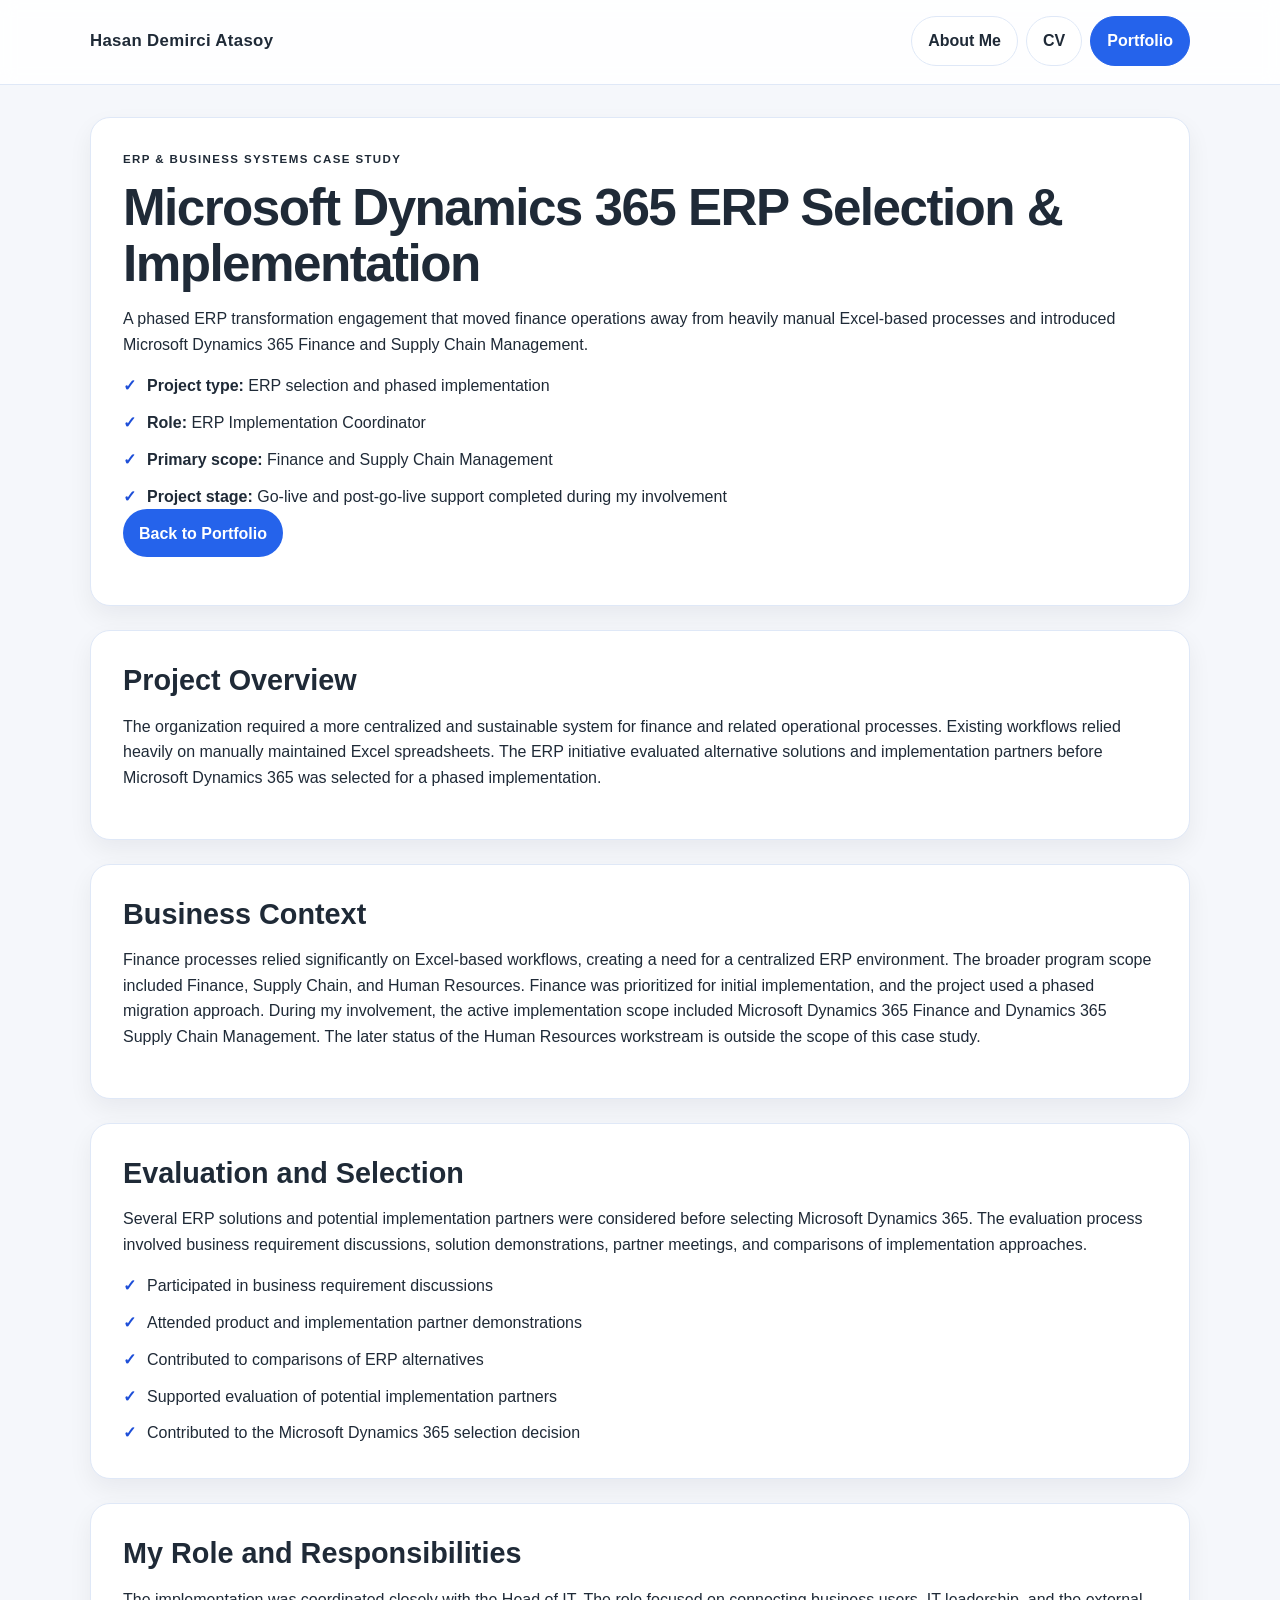
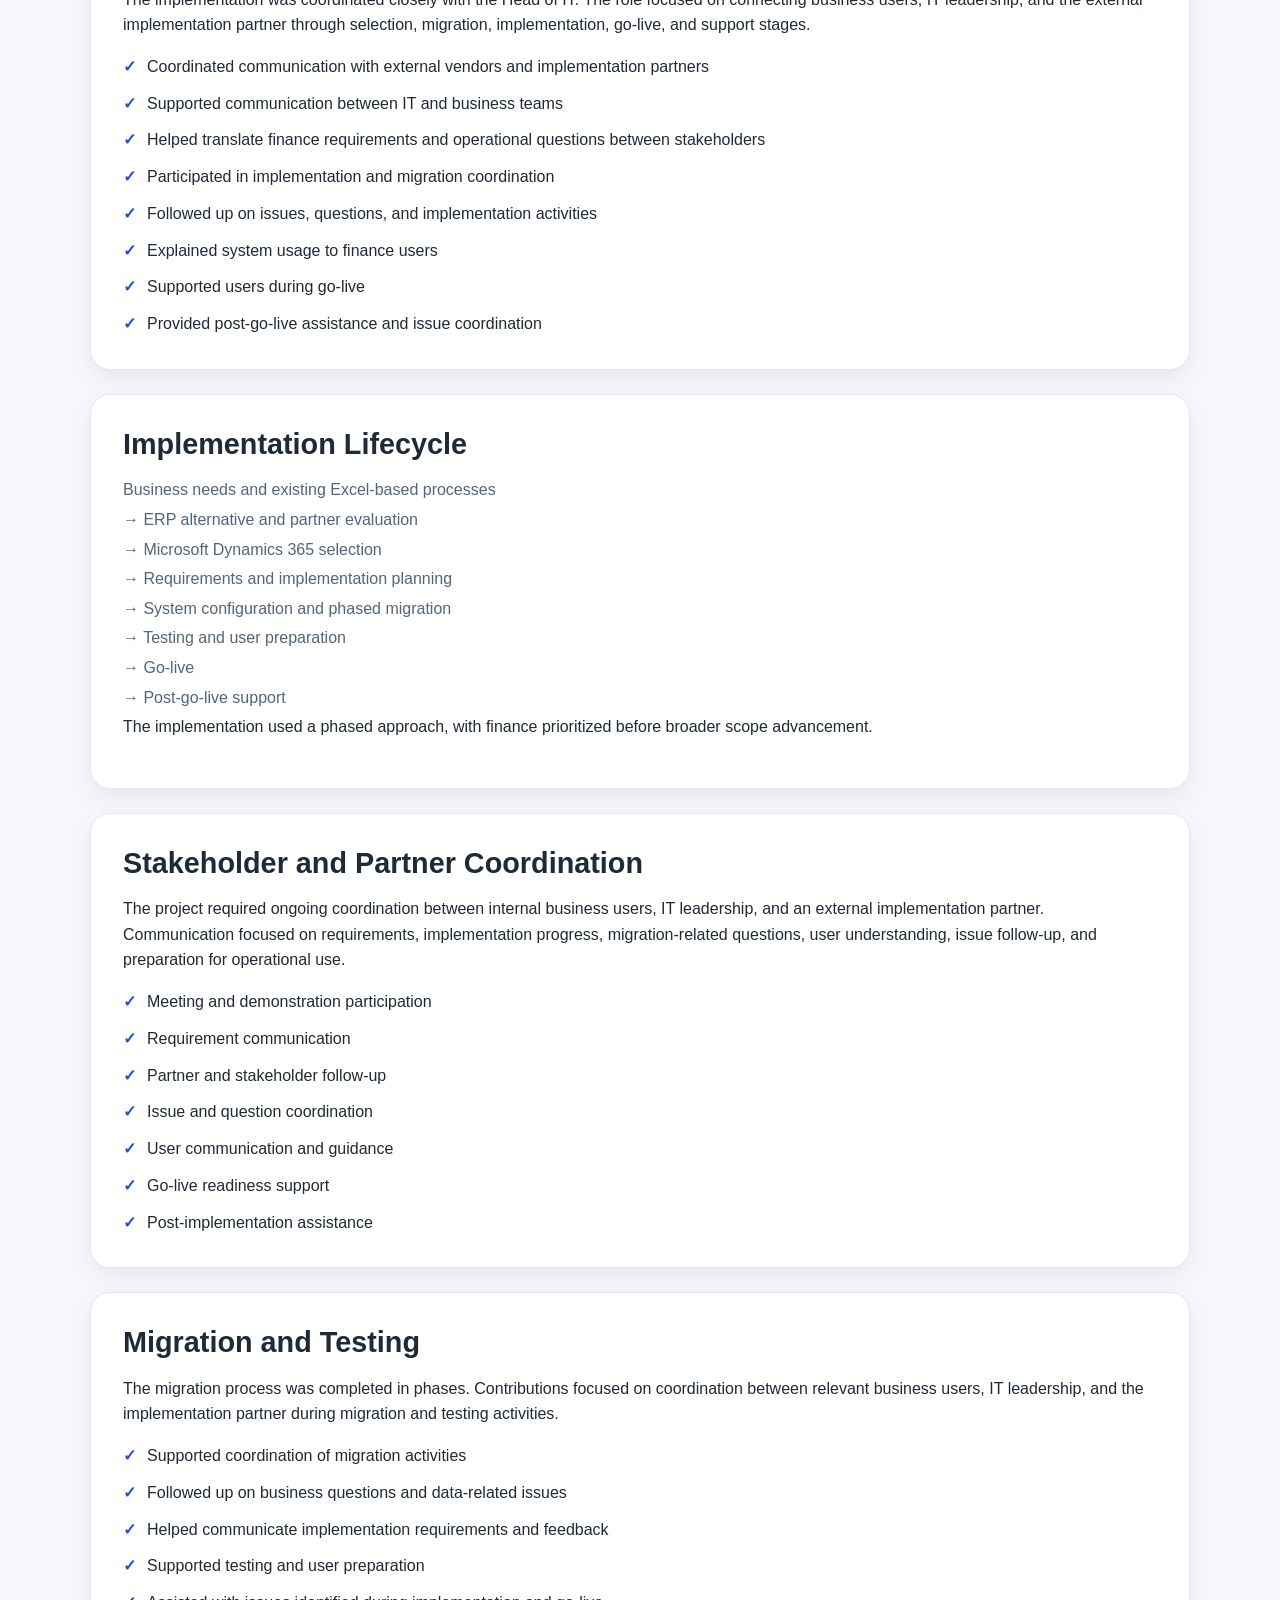
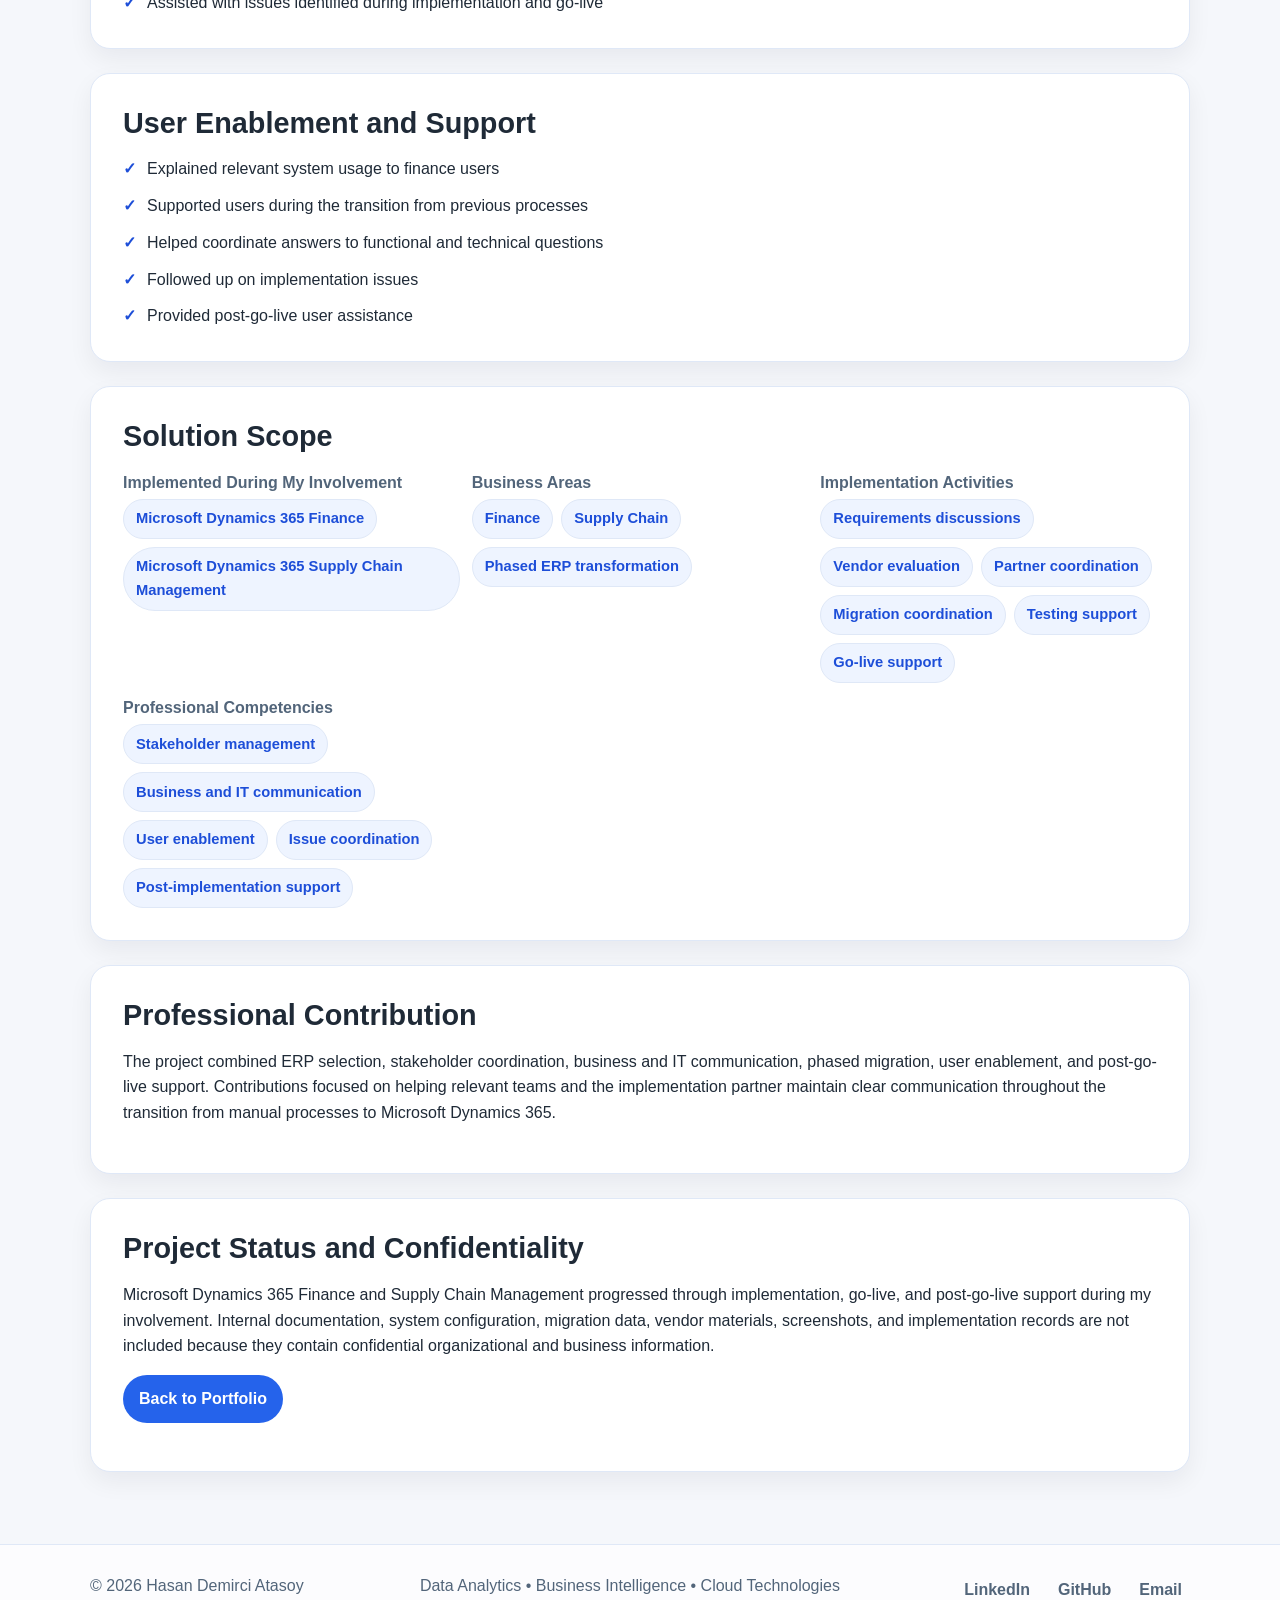
<file: project-dynamics-365-erp.html>
<!DOCTYPE html>
<html lang="en">
<head>
  <meta charset="utf-8">
  <meta name="viewport" content="width=device-width, initial-scale=1">
  <title>Microsoft Dynamics 365 ERP Selection &amp; Implementation | Hasan Demirci Atasoy</title>
  <meta name="description" content="Case study of Microsoft Dynamics 365 Finance and Supply Chain Management selection, phased implementation, migration coordination, stakeholder communication, go-live, and post-go-live support.">
  <link rel="stylesheet" href="assets/css/style.css">
</head>
<body>
  <a class="skip-link" href="#main-content">Skip to content</a>

  <header class="site-header">
    <div class="container header-inner">
      <a class="brand" href="index.html">Hasan Demirci Atasoy</a>
      <nav class="main-nav" aria-label="Main navigation">
        <ul class="nav-list">
          <li><a href="index.html">About Me</a></li>
          <li><a href="cv.html">CV</a></li>
          <li><a href="portfolio.html" aria-current="page">Portfolio</a></li>
        </ul>
      </nav>
    </div>
  </header>

  <main id="main-content">
    <div class="container">
      <section class="content-panel">
        <p class="eyebrow">ERP &amp; Business Systems Case Study</p>
        <h1>Microsoft Dynamics 365 ERP Selection &amp; Implementation</h1>
        <p>A phased ERP transformation engagement that moved finance operations away from heavily manual Excel-based processes and introduced Microsoft Dynamics 365 Finance and Supply Chain Management.</p>

        <ul class="check-list meta-list">
          <li><strong>Project type:</strong> ERP selection and phased implementation</li>
          <li><strong>Role:</strong> ERP Implementation Coordinator</li>
          <li><strong>Primary scope:</strong> Finance and Supply Chain Management</li>
          <li><strong>Project stage:</strong> Go-live and post-go-live support completed during my involvement</li>
        </ul>

        <p><a class="project-link" href="portfolio.html#project-dynamics-365-erp">Back to Portfolio</a></p>
      </section>

      <section class="content-panel">
        <h2>Project Overview</h2>
        <p>The organization required a more centralized and sustainable system for finance and related operational processes. Existing workflows relied heavily on manually maintained Excel spreadsheets. The ERP initiative evaluated alternative solutions and implementation partners before Microsoft Dynamics 365 was selected for a phased implementation.</p>
      </section>

      <section class="content-panel">
        <h2>Business Context</h2>
        <p>Finance processes relied significantly on Excel-based workflows, creating a need for a centralized ERP environment. The broader program scope included Finance, Supply Chain, and Human Resources. Finance was prioritized for initial implementation, and the project used a phased migration approach. During my involvement, the active implementation scope included Microsoft Dynamics 365 Finance and Dynamics 365 Supply Chain Management. The later status of the Human Resources workstream is outside the scope of this case study.</p>
      </section>

      <section class="content-panel">
        <h2>Evaluation and Selection</h2>
        <p>Several ERP solutions and potential implementation partners were considered before selecting Microsoft Dynamics 365. The evaluation process involved business requirement discussions, solution demonstrations, partner meetings, and comparisons of implementation approaches.</p>
        <ul class="check-list">
          <li>Participated in business requirement discussions</li>
          <li>Attended product and implementation partner demonstrations</li>
          <li>Contributed to comparisons of ERP alternatives</li>
          <li>Supported evaluation of potential implementation partners</li>
          <li>Contributed to the Microsoft Dynamics 365 selection decision</li>
        </ul>
      </section>

      <section class="content-panel">
        <h2>My Role and Responsibilities</h2>
        <p>The implementation was coordinated closely with the Head of IT. The role focused on connecting business users, IT leadership, and the external implementation partner through selection, migration, implementation, go-live, and support stages.</p>
        <ul class="check-list">
          <li>Coordinated communication with external vendors and implementation partners</li>
          <li>Supported communication between IT and business teams</li>
          <li>Helped translate finance requirements and operational questions between stakeholders</li>
          <li>Participated in implementation and migration coordination</li>
          <li>Followed up on issues, questions, and implementation activities</li>
          <li>Explained system usage to finance users</li>
          <li>Supported users during go-live</li>
          <li>Provided post-go-live assistance and issue coordination</li>
        </ul>
      </section>

      <section class="content-panel">
        <h2>Implementation Lifecycle</h2>
        <div class="architecture-flow">
          <p>Business needs and existing Excel-based processes</p>
          <p>&rarr; ERP alternative and partner evaluation</p>
          <p>&rarr; Microsoft Dynamics 365 selection</p>
          <p>&rarr; Requirements and implementation planning</p>
          <p>&rarr; System configuration and phased migration</p>
          <p>&rarr; Testing and user preparation</p>
          <p>&rarr; Go-live</p>
          <p>&rarr; Post-go-live support</p>
        </div>
        <p>The implementation used a phased approach, with finance prioritized before broader scope advancement.</p>
      </section>

      <section class="content-panel">
        <h2>Stakeholder and Partner Coordination</h2>
        <p>The project required ongoing coordination between internal business users, IT leadership, and an external implementation partner. Communication focused on requirements, implementation progress, migration-related questions, user understanding, issue follow-up, and preparation for operational use.</p>
        <ul class="check-list">
          <li>Meeting and demonstration participation</li>
          <li>Requirement communication</li>
          <li>Partner and stakeholder follow-up</li>
          <li>Issue and question coordination</li>
          <li>User communication and guidance</li>
          <li>Go-live readiness support</li>
          <li>Post-implementation assistance</li>
        </ul>
      </section>

      <section class="content-panel">
        <h2>Migration and Testing</h2>
        <p>The migration process was completed in phases. Contributions focused on coordination between relevant business users, IT leadership, and the implementation partner during migration and testing activities.</p>
        <ul class="check-list">
          <li>Supported coordination of migration activities</li>
          <li>Followed up on business questions and data-related issues</li>
          <li>Helped communicate implementation requirements and feedback</li>
          <li>Supported testing and user preparation</li>
          <li>Assisted with issues identified during implementation and go-live</li>
        </ul>
      </section>

      <section class="content-panel">
        <h2>User Enablement and Support</h2>
        <ul class="check-list">
          <li>Explained relevant system usage to finance users</li>
          <li>Supported users during the transition from previous processes</li>
          <li>Helped coordinate answers to functional and technical questions</li>
          <li>Followed up on implementation issues</li>
          <li>Provided post-go-live user assistance</li>
        </ul>
      </section>

      <section class="content-panel">
        <h2>Solution Scope</h2>
        <div class="skill-group tech-stack">
          <div>
            <h4>Implemented During My Involvement</h4>
            <ul class="tag-list">
              <li>Microsoft Dynamics 365 Finance</li>
              <li>Microsoft Dynamics 365 Supply Chain Management</li>
            </ul>
          </div>

          <div>
            <h4>Business Areas</h4>
            <ul class="tag-list">
              <li>Finance</li>
              <li>Supply Chain</li>
              <li>Phased ERP transformation</li>
            </ul>
          </div>

          <div>
            <h4>Implementation Activities</h4>
            <ul class="tag-list">
              <li>Requirements discussions</li>
              <li>Vendor evaluation</li>
              <li>Partner coordination</li>
              <li>Migration coordination</li>
              <li>Testing support</li>
              <li>Go-live support</li>
            </ul>
          </div>

          <div>
            <h4>Professional Competencies</h4>
            <ul class="tag-list">
              <li>Stakeholder management</li>
              <li>Business and IT communication</li>
              <li>User enablement</li>
              <li>Issue coordination</li>
              <li>Post-implementation support</li>
            </ul>
          </div>
        </div>
      </section>

      <section class="content-panel">
        <h2>Professional Contribution</h2>
        <p>The project combined ERP selection, stakeholder coordination, business and IT communication, phased migration, user enablement, and post-go-live support. Contributions focused on helping relevant teams and the implementation partner maintain clear communication throughout the transition from manual processes to Microsoft Dynamics 365.</p>
      </section>

      <section class="content-panel">
        <h2>Project Status and Confidentiality</h2>
        <p>Microsoft Dynamics 365 Finance and Supply Chain Management progressed through implementation, go-live, and post-go-live support during my involvement. Internal documentation, system configuration, migration data, vendor materials, screenshots, and implementation records are not included because they contain confidential organizational and business information.</p>

        <p><a class="project-link" href="portfolio.html#project-dynamics-365-erp">Back to Portfolio</a></p>
      </section>
    </div>
  </main>

  <footer class="site-footer">
    <div class="container footer-content">
      <p>&copy; 2026 Hasan Demirci Atasoy</p>
      <p>Data Analytics • Business Intelligence • Cloud Technologies</p>
    <nav class="footer-links" aria-label="Professional links">
      <a href="https://www.linkedin.com/in/hasan-atasoy/" target="_blank" rel="noopener noreferrer">LinkedIn</a>
      <a href="https://github.com/hsntsy" target="_blank" rel="noopener noreferrer">GitHub</a>
      <a href="mailto:hasanatasoy91@gmail.com">Email</a>
    </nav>
  </div>
  </footer>
</body>
</html>
</file>
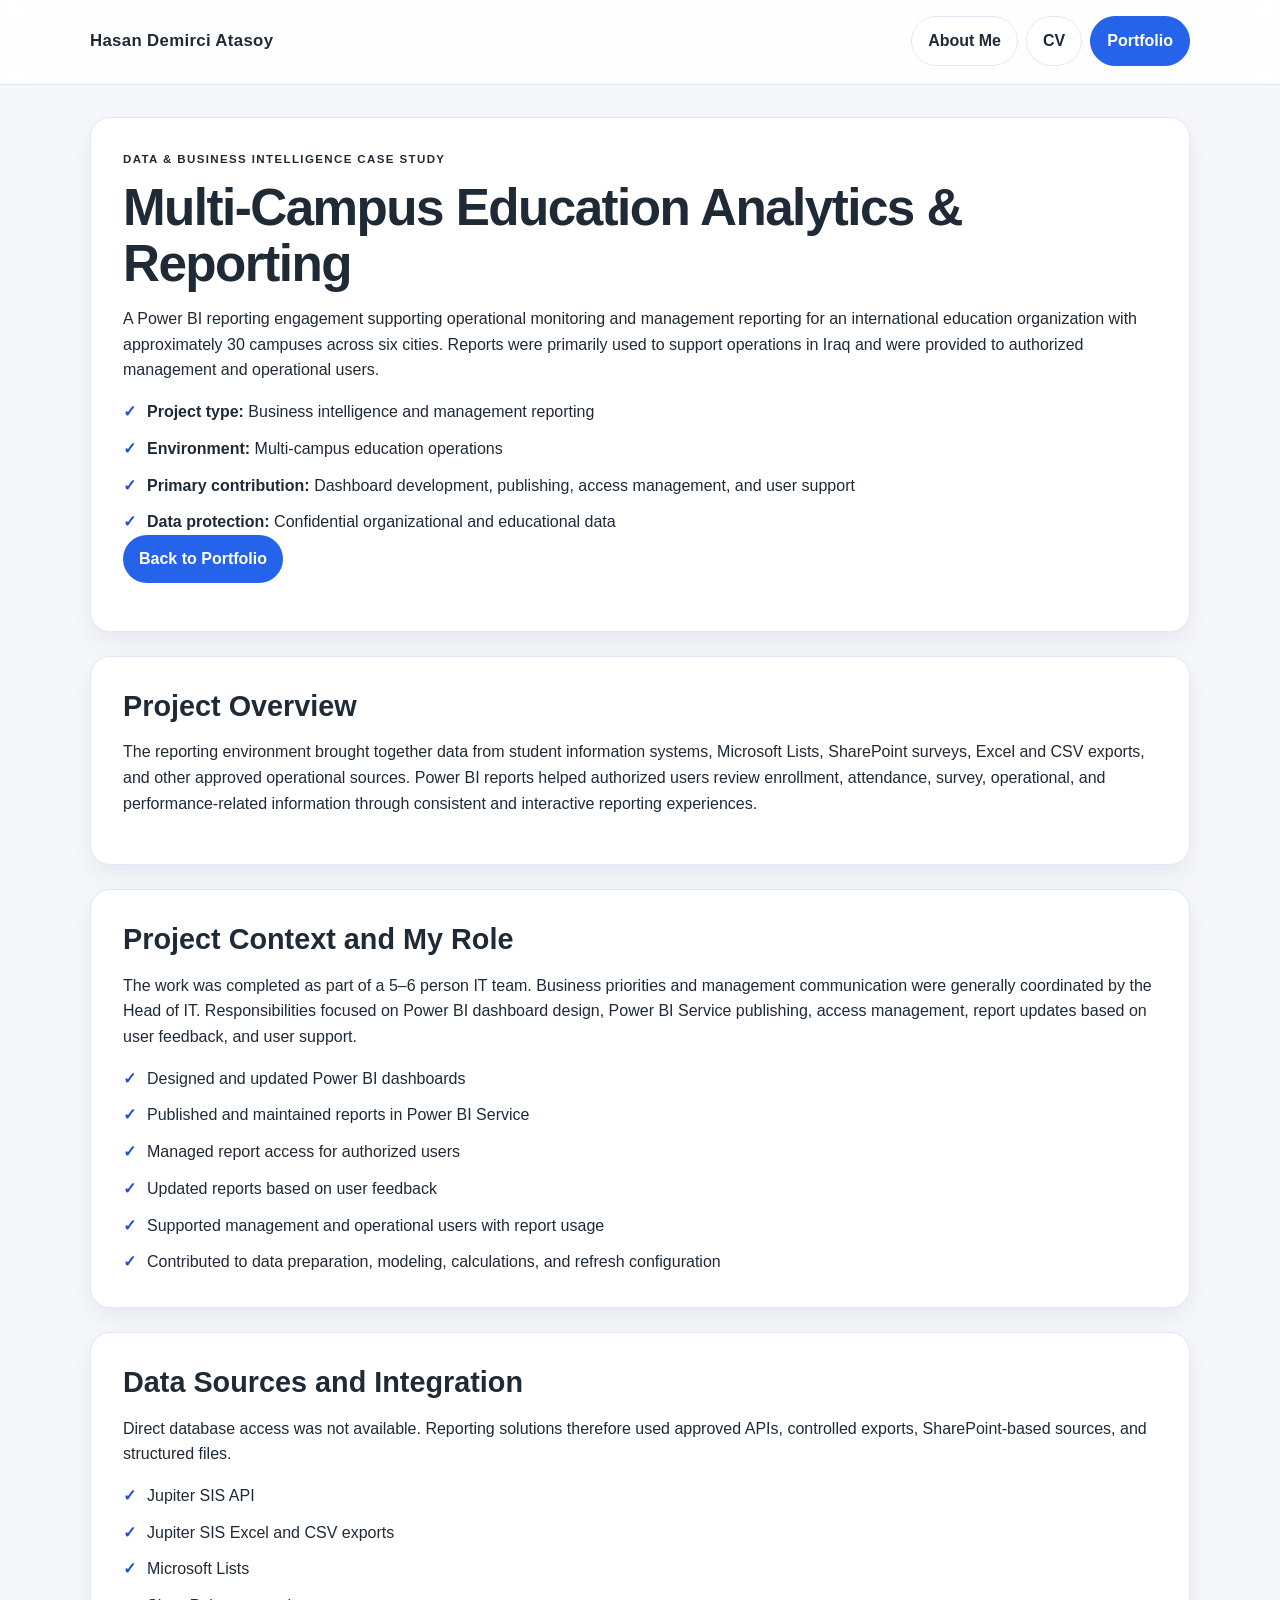
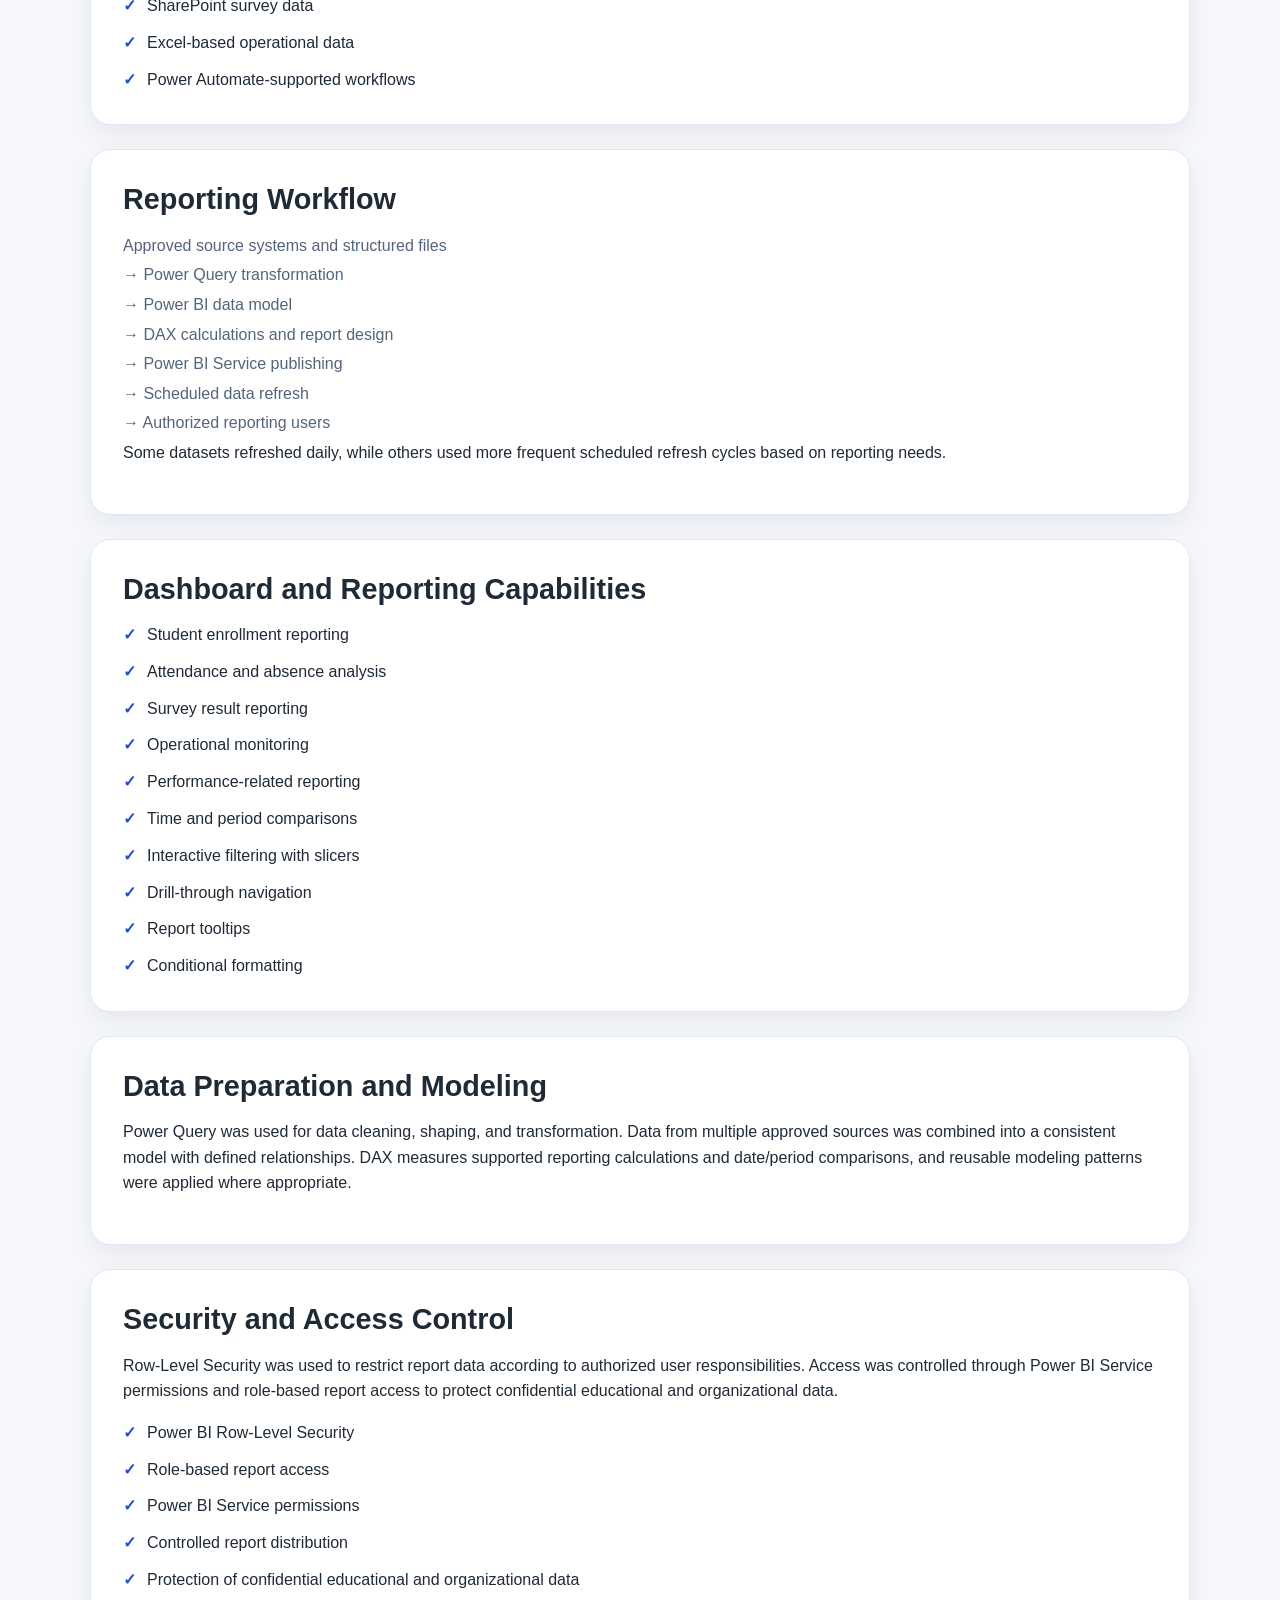
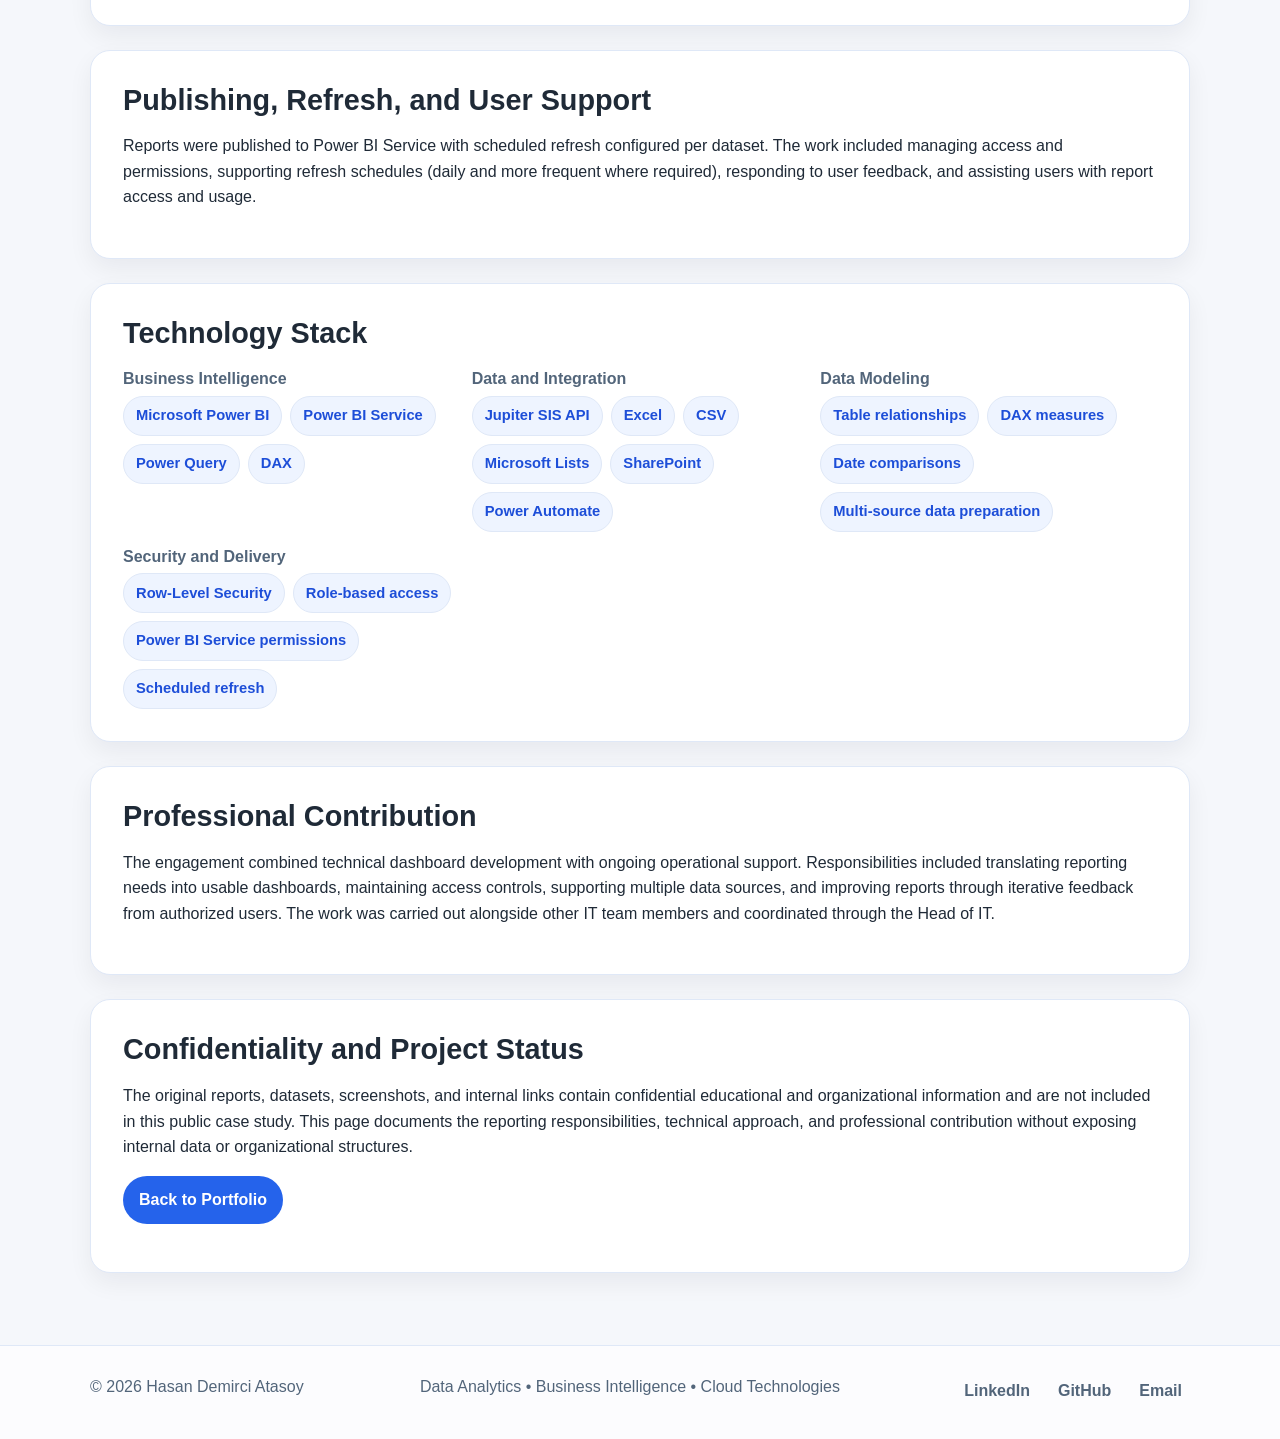
<file: project-education-analytics.html>
<!DOCTYPE html>
<html lang="en">
<head>
  <meta charset="utf-8">
  <meta name="viewport" content="width=device-width, initial-scale=1">
  <title>Multi-Campus Education Analytics &amp; Reporting | Hasan Demirci Atasoy</title>
  <meta name="description" content="Case study of Power BI reporting solutions combining student information, operational records, Microsoft Lists, SharePoint surveys, structured files, data modeling, scheduled refresh, and role-based data access.">
  <link rel="stylesheet" href="assets/css/style.css">
</head>
<body>
  <a class="skip-link" href="#main-content">Skip to content</a>

  <header class="site-header">
    <div class="container header-inner">
      <a class="brand" href="index.html">Hasan Demirci Atasoy</a>
      <nav class="main-nav" aria-label="Main navigation">
        <ul class="nav-list">
          <li><a href="index.html">About Me</a></li>
          <li><a href="cv.html">CV</a></li>
          <li><a href="portfolio.html" aria-current="page">Portfolio</a></li>
        </ul>
      </nav>
    </div>
  </header>

  <main id="main-content">
    <div class="container">
      <section class="content-panel">
        <p class="eyebrow">Data &amp; Business Intelligence Case Study</p>
        <h1>Multi-Campus Education Analytics &amp; Reporting</h1>
        <p>A Power BI reporting engagement supporting operational monitoring and management reporting for an international education organization with approximately 30 campuses across six cities. Reports were primarily used to support operations in Iraq and were provided to authorized management and operational users.</p>

        <ul class="check-list meta-list">
          <li><strong>Project type:</strong> Business intelligence and management reporting</li>
          <li><strong>Environment:</strong> Multi-campus education operations</li>
          <li><strong>Primary contribution:</strong> Dashboard development, publishing, access management, and user support</li>
          <li><strong>Data protection:</strong> Confidential organizational and educational data</li>
        </ul>

        <p><a class="project-link" href="portfolio.html#project-education-analytics">Back to Portfolio</a></p>
      </section>

      <section class="content-panel">
        <h2>Project Overview</h2>
        <p>The reporting environment brought together data from student information systems, Microsoft Lists, SharePoint surveys, Excel and CSV exports, and other approved operational sources. Power BI reports helped authorized users review enrollment, attendance, survey, operational, and performance-related information through consistent and interactive reporting experiences.</p>
      </section>

      <section class="content-panel">
        <h2>Project Context and My Role</h2>
        <p>The work was completed as part of a 5–6 person IT team. Business priorities and management communication were generally coordinated by the Head of IT. Responsibilities focused on Power BI dashboard design, Power BI Service publishing, access management, report updates based on user feedback, and user support.</p>
        <ul class="check-list">
          <li>Designed and updated Power BI dashboards</li>
          <li>Published and maintained reports in Power BI Service</li>
          <li>Managed report access for authorized users</li>
          <li>Updated reports based on user feedback</li>
          <li>Supported management and operational users with report usage</li>
          <li>Contributed to data preparation, modeling, calculations, and refresh configuration</li>
        </ul>
      </section>

      <section class="content-panel">
        <h2>Data Sources and Integration</h2>
        <p>Direct database access was not available. Reporting solutions therefore used approved APIs, controlled exports, SharePoint-based sources, and structured files.</p>
        <ul class="check-list">
          <li>Jupiter SIS API</li>
          <li>Jupiter SIS Excel and CSV exports</li>
          <li>Microsoft Lists</li>
          <li>SharePoint survey data</li>
          <li>Excel-based operational data</li>
          <li>Power Automate-supported workflows</li>
        </ul>
      </section>

      <section class="content-panel">
        <h2>Reporting Workflow</h2>
        <div class="architecture-flow">
          <p>Approved source systems and structured files</p>
          <p>&rarr; Power Query transformation</p>
          <p>&rarr; Power BI data model</p>
          <p>&rarr; DAX calculations and report design</p>
          <p>&rarr; Power BI Service publishing</p>
          <p>&rarr; Scheduled data refresh</p>
          <p>&rarr; Authorized reporting users</p>
        </div>
        <p>Some datasets refreshed daily, while others used more frequent scheduled refresh cycles based on reporting needs.</p>
      </section>

      <section class="content-panel">
        <h2>Dashboard and Reporting Capabilities</h2>
        <ul class="check-list">
          <li>Student enrollment reporting</li>
          <li>Attendance and absence analysis</li>
          <li>Survey result reporting</li>
          <li>Operational monitoring</li>
          <li>Performance-related reporting</li>
          <li>Time and period comparisons</li>
          <li>Interactive filtering with slicers</li>
          <li>Drill-through navigation</li>
          <li>Report tooltips</li>
          <li>Conditional formatting</li>
        </ul>
      </section>

      <section class="content-panel">
        <h2>Data Preparation and Modeling</h2>
        <p>Power Query was used for data cleaning, shaping, and transformation. Data from multiple approved sources was combined into a consistent model with defined relationships. DAX measures supported reporting calculations and date/period comparisons, and reusable modeling patterns were applied where appropriate.</p>
      </section>

      <section class="content-panel">
        <h2>Security and Access Control</h2>
        <p>Row-Level Security was used to restrict report data according to authorized user responsibilities. Access was controlled through Power BI Service permissions and role-based report access to protect confidential educational and organizational data.</p>
        <ul class="check-list">
          <li>Power BI Row-Level Security</li>
          <li>Role-based report access</li>
          <li>Power BI Service permissions</li>
          <li>Controlled report distribution</li>
          <li>Protection of confidential educational and organizational data</li>
        </ul>
      </section>

      <section class="content-panel">
        <h2>Publishing, Refresh, and User Support</h2>
        <p>Reports were published to Power BI Service with scheduled refresh configured per dataset. The work included managing access and permissions, supporting refresh schedules (daily and more frequent where required), responding to user feedback, and assisting users with report access and usage.</p>
      </section>

      <section class="content-panel">
        <h2>Technology Stack</h2>
        <div class="skill-group tech-stack">
          <div>
            <h4>Business Intelligence</h4>
            <ul class="tag-list">
              <li>Microsoft Power BI</li>
              <li>Power BI Service</li>
              <li>Power Query</li>
              <li>DAX</li>
            </ul>
          </div>

          <div>
            <h4>Data and Integration</h4>
            <ul class="tag-list">
              <li>Jupiter SIS API</li>
              <li>Excel</li>
              <li>CSV</li>
              <li>Microsoft Lists</li>
              <li>SharePoint</li>
              <li>Power Automate</li>
            </ul>
          </div>

          <div>
            <h4>Data Modeling</h4>
            <ul class="tag-list">
              <li>Table relationships</li>
              <li>DAX measures</li>
              <li>Date comparisons</li>
              <li>Multi-source data preparation</li>
            </ul>
          </div>

          <div>
            <h4>Security and Delivery</h4>
            <ul class="tag-list">
              <li>Row-Level Security</li>
              <li>Role-based access</li>
              <li>Power BI Service permissions</li>
              <li>Scheduled refresh</li>
            </ul>
          </div>
        </div>
      </section>

      <section class="content-panel">
        <h2>Professional Contribution</h2>
        <p>The engagement combined technical dashboard development with ongoing operational support. Responsibilities included translating reporting needs into usable dashboards, maintaining access controls, supporting multiple data sources, and improving reports through iterative feedback from authorized users. The work was carried out alongside other IT team members and coordinated through the Head of IT.</p>
      </section>

      <section class="content-panel">
        <h2>Confidentiality and Project Status</h2>
        <p>The original reports, datasets, screenshots, and internal links contain confidential educational and organizational information and are not included in this public case study. This page documents the reporting responsibilities, technical approach, and professional contribution without exposing internal data or organizational structures.</p>

        <p><a class="project-link" href="portfolio.html#project-education-analytics">Back to Portfolio</a></p>
      </section>
    </div>
  </main>

  <footer class="site-footer">
    <div class="container footer-content">
      <p>&copy; 2026 Hasan Demirci Atasoy</p>
      <p>Data Analytics • Business Intelligence • Cloud Technologies</p>
    <nav class="footer-links" aria-label="Professional links">
      <a href="https://www.linkedin.com/in/hasan-atasoy/" target="_blank" rel="noopener noreferrer">LinkedIn</a>
      <a href="https://github.com/hsntsy" target="_blank" rel="noopener noreferrer">GitHub</a>
      <a href="mailto:hasanatasoy91@gmail.com">Email</a>
    </nav>
  </div>
  </footer>
</body>
</html>
</file>
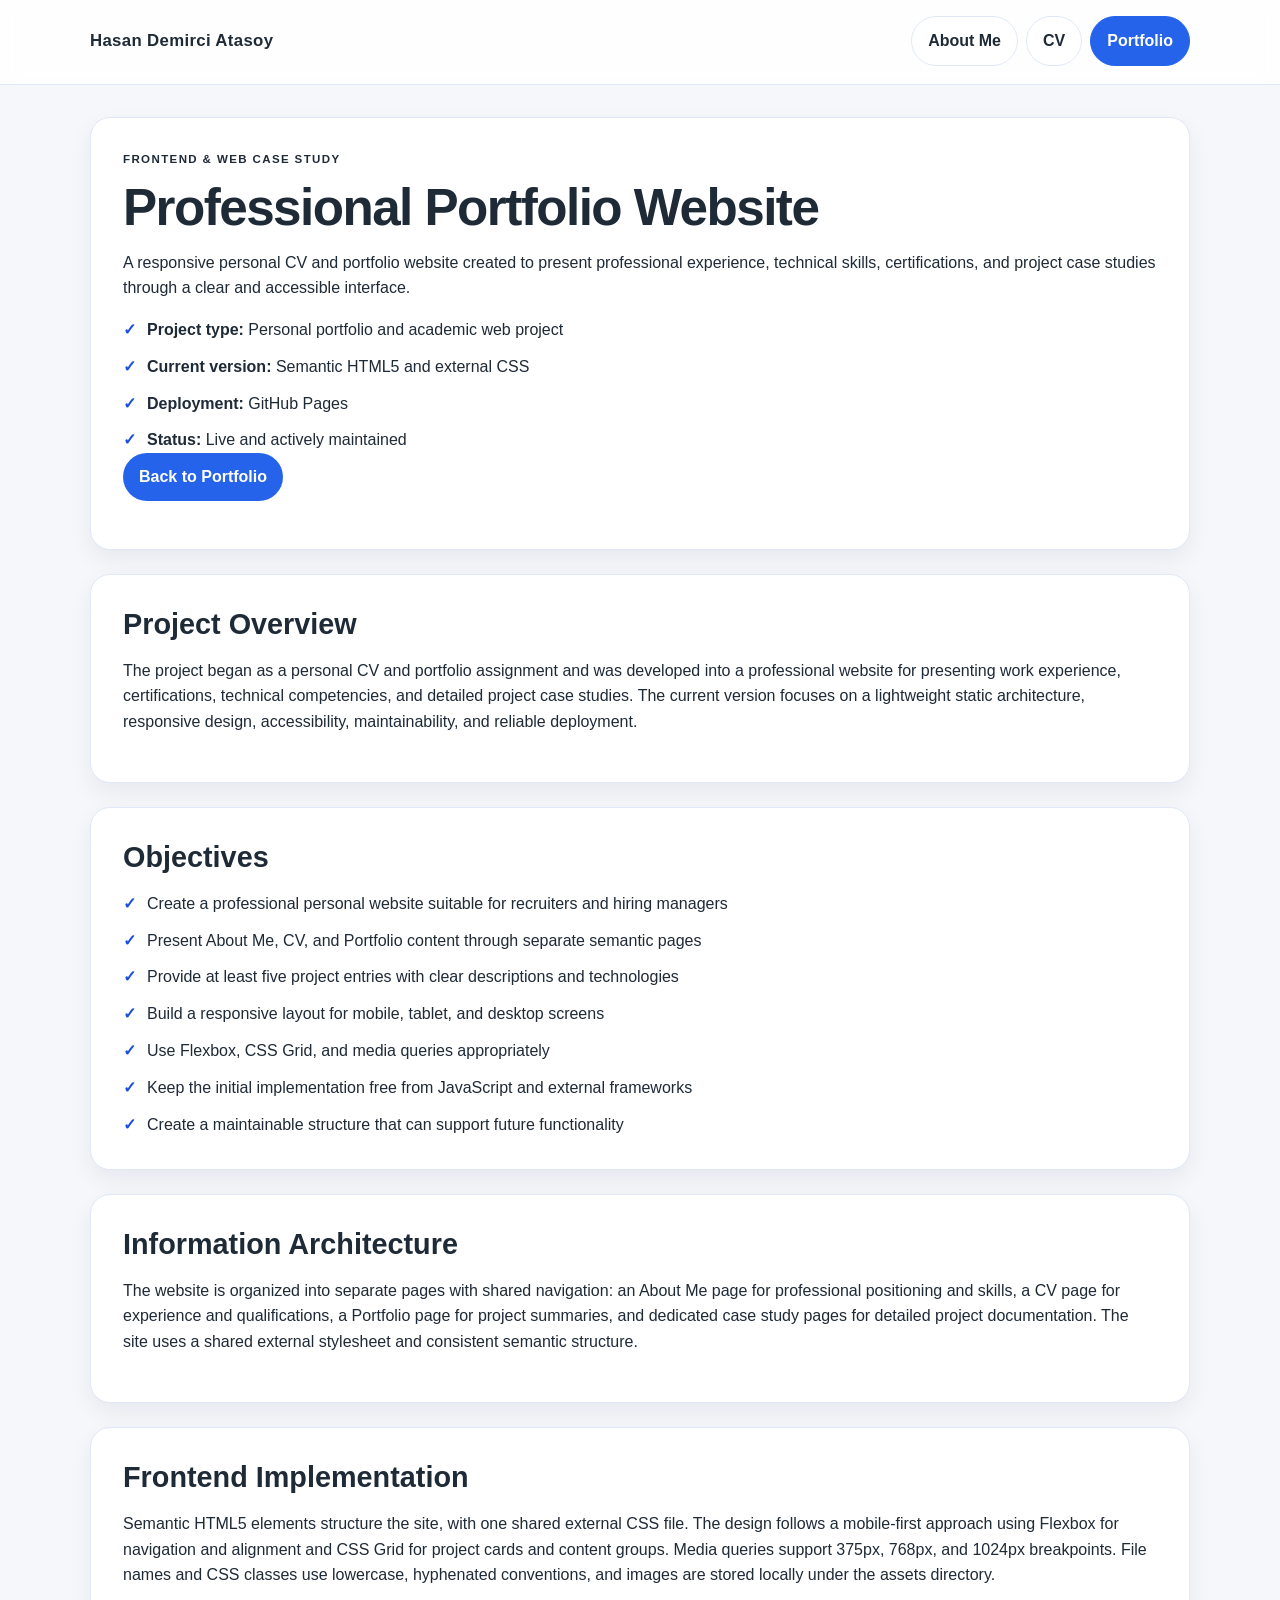
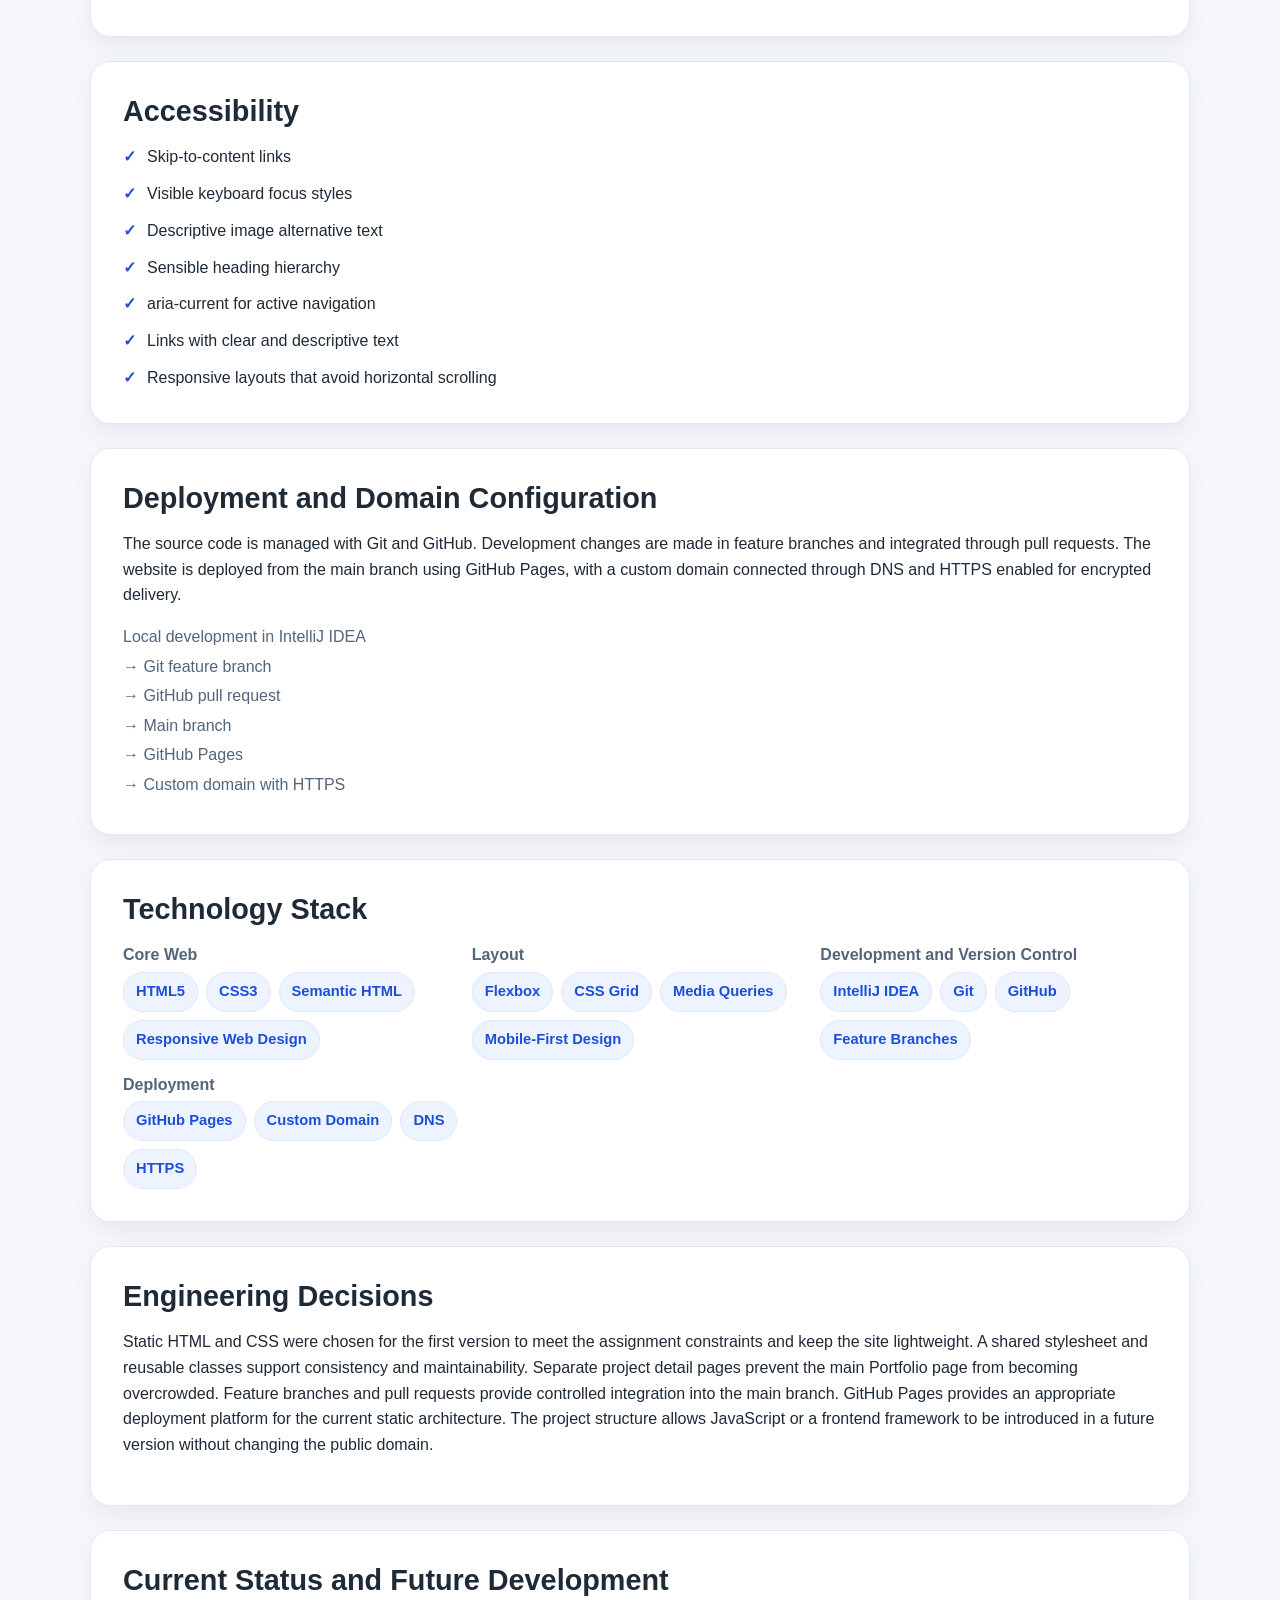
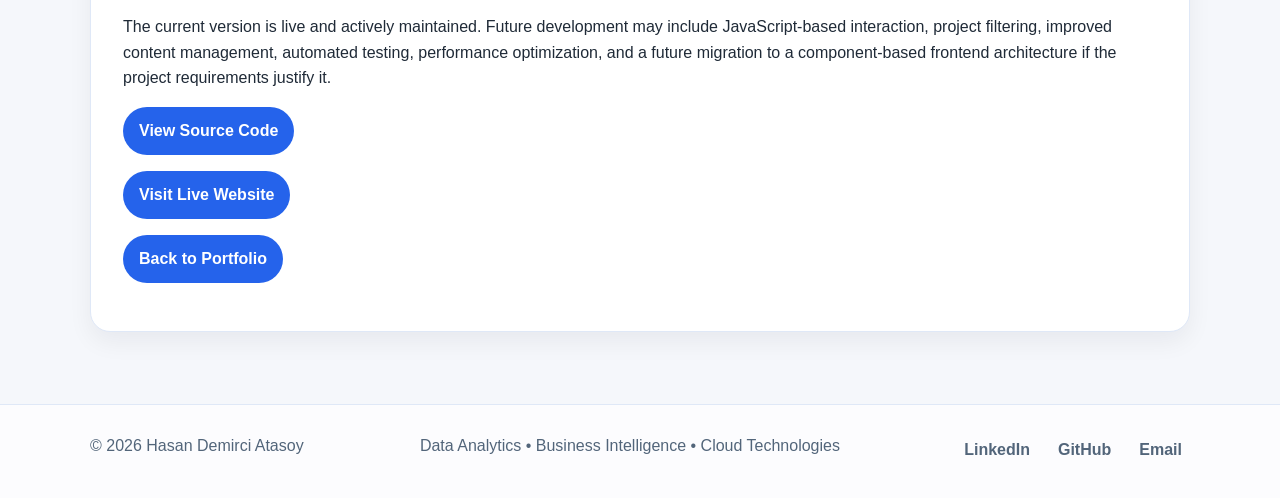
<file: project-professional-portfolio.html>
<!DOCTYPE html>
<html lang="en">
<head>
  <meta charset="utf-8">
  <meta name="viewport" content="width=device-width, initial-scale=1">
  <title>Professional Portfolio Website | Hasan Demirci Atasoy</title>
  <meta name="description" content="Case study of a responsive personal CV and portfolio website built with semantic HTML, modern CSS, GitHub Pages, a custom domain, and HTTPS.">
  <link rel="stylesheet" href="assets/css/style.css">
</head>
<body>
  <a class="skip-link" href="#main-content">Skip to content</a>

  <header class="site-header">
    <div class="container header-inner">
      <a class="brand" href="index.html">Hasan Demirci Atasoy</a>
      <nav class="main-nav" aria-label="Main navigation">
        <ul class="nav-list">
          <li><a href="index.html">About Me</a></li>
          <li><a href="cv.html">CV</a></li>
          <li><a href="portfolio.html" aria-current="page">Portfolio</a></li>
        </ul>
      </nav>
    </div>
  </header>

  <main id="main-content">
    <div class="container">
      <section class="content-panel">
        <p class="eyebrow">Frontend & Web Case Study</p>
        <h1>Professional Portfolio Website</h1>
        <p>A responsive personal CV and portfolio website created to present professional experience, technical skills, certifications, and project case studies through a clear and accessible interface.</p>

        <ul class="check-list meta-list">
          <li><strong>Project type:</strong> Personal portfolio and academic web project</li>
          <li><strong>Current version:</strong> Semantic HTML5 and external CSS</li>
          <li><strong>Deployment:</strong> GitHub Pages</li>
          <li><strong>Status:</strong> Live and actively maintained</li>
        </ul>

        <p><a class="project-link" href="portfolio.html#project-professional-portfolio">Back to Portfolio</a></p>
      </section>

      <section class="content-panel">
        <h2>Project Overview</h2>
        <p>The project began as a personal CV and portfolio assignment and was developed into a professional website for presenting work experience, certifications, technical competencies, and detailed project case studies. The current version focuses on a lightweight static architecture, responsive design, accessibility, maintainability, and reliable deployment.</p>
      </section>

      <section class="content-panel">
        <h2>Objectives</h2>
        <ul class="check-list">
          <li>Create a professional personal website suitable for recruiters and hiring managers</li>
          <li>Present About Me, CV, and Portfolio content through separate semantic pages</li>
          <li>Provide at least five project entries with clear descriptions and technologies</li>
          <li>Build a responsive layout for mobile, tablet, and desktop screens</li>
          <li>Use Flexbox, CSS Grid, and media queries appropriately</li>
          <li>Keep the initial implementation free from JavaScript and external frameworks</li>
          <li>Create a maintainable structure that can support future functionality</li>
        </ul>
      </section>

      <section class="content-panel">
        <h2>Information Architecture</h2>
        <p>The website is organized into separate pages with shared navigation: an About Me page for professional positioning and skills, a CV page for experience and qualifications, a Portfolio page for project summaries, and dedicated case study pages for detailed project documentation. The site uses a shared external stylesheet and consistent semantic structure.</p>
      </section>

      <section class="content-panel">
        <h2>Frontend Implementation</h2>
        <p>Semantic HTML5 elements structure the site, with one shared external CSS file. The design follows a mobile-first approach using Flexbox for navigation and alignment and CSS Grid for project cards and content groups. Media queries support 375px, 768px, and 1024px breakpoints. File names and CSS classes use lowercase, hyphenated conventions, and images are stored locally under the assets directory.</p>
      </section>

      <section class="content-panel">
        <h2>Accessibility</h2>
        <ul class="check-list">
          <li>Skip-to-content links</li>
          <li>Visible keyboard focus styles</li>
          <li>Descriptive image alternative text</li>
          <li>Sensible heading hierarchy</li>
          <li>aria-current for active navigation</li>
          <li>Links with clear and descriptive text</li>
          <li>Responsive layouts that avoid horizontal scrolling</li>
        </ul>
      </section>

      <section class="content-panel">
        <h2>Deployment and Domain Configuration</h2>
        <p>The source code is managed with Git and GitHub. Development changes are made in feature branches and integrated through pull requests. The website is deployed from the main branch using GitHub Pages, with a custom domain connected through DNS and HTTPS enabled for encrypted delivery.</p>

        <div class="architecture-flow">
          <p>Local development in IntelliJ IDEA</p>
          <p>&rarr; Git feature branch</p>
          <p>&rarr; GitHub pull request</p>
          <p>&rarr; Main branch</p>
          <p>&rarr; GitHub Pages</p>
          <p>&rarr; Custom domain with HTTPS</p>
        </div>
      </section>

      <section class="content-panel">
        <h2>Technology Stack</h2>
        <div class="skill-group tech-stack">
          <div>
            <h4>Core Web</h4>
            <ul class="tag-list">
              <li>HTML5</li>
              <li>CSS3</li>
              <li>Semantic HTML</li>
              <li>Responsive Web Design</li>
            </ul>
          </div>

          <div>
            <h4>Layout</h4>
            <ul class="tag-list">
              <li>Flexbox</li>
              <li>CSS Grid</li>
              <li>Media Queries</li>
              <li>Mobile-First Design</li>
            </ul>
          </div>

          <div>
            <h4>Development and Version Control</h4>
            <ul class="tag-list">
              <li>IntelliJ IDEA</li>
              <li>Git</li>
              <li>GitHub</li>
              <li>Feature Branches</li>
            </ul>
          </div>

          <div>
            <h4>Deployment</h4>
            <ul class="tag-list">
              <li>GitHub Pages</li>
              <li>Custom Domain</li>
              <li>DNS</li>
              <li>HTTPS</li>
            </ul>
          </div>
        </div>
      </section>

      <section class="content-panel">
        <h2>Engineering Decisions</h2>
        <p>Static HTML and CSS were chosen for the first version to meet the assignment constraints and keep the site lightweight. A shared stylesheet and reusable classes support consistency and maintainability. Separate project detail pages prevent the main Portfolio page from becoming overcrowded. Feature branches and pull requests provide controlled integration into the main branch. GitHub Pages provides an appropriate deployment platform for the current static architecture. The project structure allows JavaScript or a frontend framework to be introduced in a future version without changing the public domain.</p>
      </section>

      <section class="content-panel">
        <h2>Current Status and Future Development</h2>
        <p>The current version is live and actively maintained. Future development may include JavaScript-based interaction, project filtering, improved content management, automated testing, performance optimization, and a future migration to a component-based frontend architecture if the project requirements justify it.</p>

        <p><a class="project-link" href="https://github.com/hsntsy/portfolio" target="_blank" rel="noopener noreferrer">View Source Code</a></p>
        <p><a class="project-link" href="https://hasanatasoy.dev" target="_blank" rel="noopener noreferrer">Visit Live Website</a></p>
        <p><a class="project-link" href="portfolio.html#project-professional-portfolio">Back to Portfolio</a></p>
      </section>
    </div>
  </main>

  <footer class="site-footer">
    <div class="container footer-content">
      <p>&copy; 2026 Hasan Demirci Atasoy</p>
      <p>Data Analytics • Business Intelligence • Cloud Technologies</p>
      <nav class="footer-links" aria-label="Professional links">
        <a href="https://www.linkedin.com/in/hasan-atasoy/" target="_blank" rel="noopener noreferrer">LinkedIn</a>
        <a href="https://github.com/hsntsy" target="_blank" rel="noopener noreferrer">GitHub</a>
        <a href="mailto:hasanatasoy91@gmail.com">Email</a>
      </nav>
    </div>
  </footer>
</body>
</html>
</file>
<file: assets/css/style.css>
:root {
    --color-bg: #f5f7fb;
    --color-surface: #ffffff;
    --color-surface-alt: #eef4ff;
    --color-border: #dfe8f7;
    --color-text: #1f2a37;
    --color-muted: #52657a;
    --color-accent: #2563eb;
    --color-accent-dark: #1d4ed8;
    --color-accent-soft: #dbeafe;
    --shadow-soft: 0 10px 24px rgba(15, 23, 42, 0.06);
    --radius-lg: 20px;
    --radius-md: 14px;
    --radius-sm: 10px;
    --container-width: 1100px;
}

* {
    box-sizing: border-box;
}

html {
    scroll-behavior: smooth;
}

body {
    margin: 0;
    font-family: -apple-system, BlinkMacSystemFont, "Segoe UI", sans-serif;
    line-height: 1.6;
    color: var(--color-text);
    background: var(--color-bg);
}

img {
    display: block;
    max-width: 100%;
    height: auto;
}

a {
    color: inherit;
    text-decoration: none;
}

p,
ul,
li,
h1,
h2,
h3 {
    margin-top: 0;
}

.skip-link {
    position: absolute;
    left: 1rem;
    top: -999px;
    z-index: 1000;
    padding: 0.75rem 1rem;
    background: var(--color-accent-dark);
    color: #ffffff;
    border-radius: var(--radius-sm);
}

.skip-link:focus {
    top: 1rem;
}

:focus-visible {
    outline: 3px solid #f59e0b;
    outline-offset: 3px;
}

.container {
    width: min(92vw, var(--container-width));
    margin: 0 auto;
}

.site-header {
    background: rgba(255, 255, 255, 0.88);
    border-bottom: 1px solid var(--color-border);
    backdrop-filter: blur(8px);
    position: sticky;
    top: 0;
    z-index: 20;
}

.header-inner {
    display: flex;
    flex-direction: column;
    align-items: flex-start;
    gap: 1rem;
    padding: 1rem 0 1.1rem;
}

.brand {
    font-size: 1.05rem;
    font-weight: 700;
    letter-spacing: 0.02em;
    color: var(--color-text);
}

.main-nav {
    width: 100%;
}

.nav-list {
    display: flex;
    flex-wrap: wrap;
    gap: 0.5rem;
    list-style: none;
    padding: 0;
    margin: 0;
}

.nav-list li {
    flex: 1 1 auto;
}

.nav-list a {
    display: inline-flex;
    align-items: center;
    justify-content: center;
    width: 100%;
    padding: 0.7rem 1rem;
    border: 1px solid var(--color-border);
    border-radius: 999px;
    background: var(--color-surface);
    color: var(--color-text);
    font-weight: 600;
    transition: background-color 0.2s ease, border-color 0.2s ease, color 0.2s ease;
}

.nav-list a:hover,
.nav-list a:focus-visible {
    border-color: var(--color-accent);
    background: var(--color-surface-alt);
    color: var(--color-accent-dark);
}

.nav-list a[aria-current="page"] {
    background: var(--color-accent);
    border-color: var(--color-accent);
    color: #ffffff;
}

main {
    padding: 2rem 0 3rem;
}

.hero,
.content-panel,
.project-card {
    border: 1px solid var(--color-border);
    background: var(--color-surface);
    box-shadow: var(--shadow-soft);
}

.hero {
    display: flex;
    flex-direction: column;
    gap: 1.5rem;
    padding: 1.5rem;
    border-radius: var(--radius-lg);
    margin-bottom: 1.5rem;
}

.hero-copy,
.hero-visual {
    flex: 1 1 0;
}

.eyebrow {
    margin-bottom: 0.75rem;
    text-transform: uppercase;
    letter-spacing: 0.12em;
    font-size: 0.72rem;
    font-weight: 700;
    color: var(--color-accent-dark);
}

h1 {
    margin-bottom: 0.85rem;
    font-size: clamp(2rem, 5vw, 3.2rem);
    line-height: 1.1;
    letter-spacing: -0.03em;
}

h2 {
    margin-bottom: 1rem;
    font-size: clamp(1.35rem, 2.7vw, 1.8rem);
    line-height: 1.2;
}

h3 {
    margin-bottom: 0.75rem;
    font-size: 1.2rem;
    line-height: 1.2;
}

.lead {
    margin-bottom: 0.9rem;
    font-size: 1.1rem;
    font-weight: 600;
    color: var(--color-muted);
}

.hero-visual {
    display: flex;
    align-items: center;
    justify-content: center;
}

.hero-visual img {
    width: min(220px, 100%);
    height: min(220px, 100%);
    border-radius: 50%;
    border: 4px solid var(--color-accent-soft);
    background: var(--color-surface-alt);
    object-fit: cover;
    object-position: center;
}

.content-panel {
    padding: 1.5rem;
    border-radius: var(--radius-lg);
    margin-bottom: 1.5rem;
}

.content-panel p,
.content-panel li {
    color: var(--color-text);
}

.experience-entry {
    padding-top: 1.25rem;
    margin-top: 1.25rem;
    border-top: 1px solid var(--color-border);
}

.experience-entry:first-of-type {
    padding-top: 0;
    margin-top: 0;
    border-top: none;
}

.experience-entry h3 {
    margin-bottom: 0.35rem;
    font-size: 1.1rem;
}

.role,
.dates {
    margin-bottom: 0.5rem;
    font-weight: 600;
    color: var(--color-muted);
}

.role {
    font-weight: 700;
}

.experience-entry .check-list {
    margin-top: 0.75rem;
}

.tag-list,
.check-list,
.project-tech {
    list-style: none;
    padding: 0;
    margin: 0;
}

.tag-list {
    display: flex;
    flex-wrap: wrap;
    gap: 0.625rem;
}

.skill-group {
    display: grid;
    gap: 0.625rem;
    margin-top: 1rem;
}

.skill-group:first-of-type {
    margin-top: 0;
}

.skill-group > h3 {
    margin-bottom: 0;
}

.skill-group .tag-list {
    margin-top: 0.125rem;
}

.tag-list li,
.project-tech li {
    display: inline-flex;
    align-items: center;
    padding: 0.45rem 0.75rem;
    background: var(--color-surface-alt);
    border: 1px solid var(--color-border);
    border-radius: 999px;
    color: var(--color-accent-dark);
    font-size: 0.92rem;
    font-weight: 600;
}

.check-list {
    display: grid;
    gap: 0.7rem;
}

.check-list li {
    position: relative;
    padding-left: 1.5rem;
    color: var(--color-text);
}

.check-list li::before {
    content: "✓";
    position: absolute;
    left: 0;
    top: 0;
    color: var(--color-accent-dark);
    font-weight: 700;
}

.compact-list {
    gap: 0.5rem;
}

.page-intro {
    margin-bottom: 1.5rem;
}

.cv-layout {
    display: grid;
    gap: 1.5rem;
}

.cv-aside {
    display: block;
}

.profile-card {
    display: grid;
    gap: 1rem;
    border-radius: var(--radius-lg);
    padding: 1.5rem;
}

.profile-card img {
    width: min(220px, 100%);
    height: min(220px, 100%);
    margin: 0 auto;
    border-radius: 50%;
    border: 4px solid var(--color-accent-soft);
    background: var(--color-surface-alt);
    object-fit: cover;
    object-position: center;
}

.project-grid {
    display: grid;
    grid-template-columns: 1fr;
    gap: 1.25rem;
}

.project-card {
    display: flex;
    flex-direction: column;
    border-radius: var(--radius-lg);
    overflow: hidden;
}

.project-card img {
    width: 100%;
    aspect-ratio: 16 / 10;
    object-fit: cover;
    background: var(--color-surface-alt);
}

.project-content {
    display: flex;
    flex: 1;
    flex-direction: column;
    padding: 1.25rem;
}

.project-content p {
    color: var(--color-muted);
}

.project-tech {
    display: flex;
    flex-wrap: wrap;
    gap: 0.5rem;
    margin: 1rem 0;
}

.project-link {
    display: inline-flex;
    align-items: center;
    justify-content: center;
    width: fit-content;
    padding: 0.7rem 1rem;
    border-radius: 999px;
    background: var(--color-accent);
    color: #ffffff;
    font-weight: 600;
    margin-top: auto;
}

.project-link:hover,
.project-link:focus-visible {
    background: var(--color-accent-dark);
}

.site-footer {
    padding: 1.25rem 0 2rem;
    border-top: 1px solid var(--color-border);
    background: rgba(255, 255, 255, 0.7);
}

.footer-content {
    display: flex;
    flex-direction: column;
    gap: 0.25rem;
    align-items: flex-start;
}

.footer-content p {
    margin: 0;
    color: var(--color-muted);
}

@media (min-width: 768px) {
    .header-inner {
        flex-direction: row;
        align-items: center;
        justify-content: space-between;
    }

    .main-nav {
        width: auto;
    }

    .nav-list {
        justify-content: flex-end;
    }

    .nav-list li {
        flex: 0 0 auto;
    }

    .hero {
        flex-direction: row;
        align-items: center;
        padding: 2rem;
    }

    .cv-layout {
        grid-template-columns: minmax(0, 1.7fr) minmax(260px, 0.8fr);
    }

    .project-grid {
        grid-template-columns: repeat(2, minmax(0, 1fr));
    }

    .footer-content {
        flex-direction: row;
        justify-content: space-between;
        align-items: center;
    }
}

@media (min-width: 1024px) {
    .container {
        width: min(95vw, var(--container-width));
    }

    .hero {
        padding: 2.5rem;
    }

    .content-panel {
        padding: 2rem;
    }

    .project-grid {
        grid-template-columns: repeat(3, minmax(0, 1fr));
    }
}

/* Case study layout: keep minimal, reusable rules scoped to case studies */
/* Case study layout: keep minimal, reusable rules scoped to case studies */
.tech-stack {
    display: grid;
    grid-template-columns: 1fr;
    gap: 0.75rem;
}

.tech-stack h4 {
    margin: 0 0 0.25rem 0;
    font-size: 1rem;
    color: var(--color-muted);
    font-weight: 700;
}

.tech-stack .tag-list {
    gap: 0.5rem;
}

@media (min-width: 768px) {
    .tech-stack {
        grid-template-columns: repeat(2, minmax(0, 1fr));
    }
}

@media (min-width: 1024px) {
    .tech-stack {
        grid-template-columns: repeat(3, minmax(0, 1fr));
    }
}

/* Architecture flow small styling */
.architecture-flow p {
    margin: 0.25rem 0;
    color: var(--color-muted);
}

#project-professional-portfolio > img {
    object-fit: contain;
    background-color: #f4f7fb;
}


/* Contact section */
.contact-section {
    padding: 1.25rem;
    border-radius: var(--radius-lg);
    background: var(--color-surface);
    border: 1px solid var(--color-border);
    margin-bottom: 1.5rem;
}

.contact-section .eyebrow {
    margin-bottom: 0.5rem;
}

.contact-links {
    display: flex;
    flex-direction: column;
    gap: 0.75rem;
    margin-top: 1rem;
}

/* Secondary button style (default for contact-link)
   LinkedIn will be the only primary solid button via .linkedin */
.contact-link {
    display: inline-flex;
    align-items: center;
    justify-content: center;
    padding: 0.7rem 1rem;
    border-radius: 999px;
    font-weight: 700;
    text-decoration: none;
    color: var(--color-text);
    background: #ffffff;
    border: 1px solid var(--color-accent-soft);
}

/* Primary LinkedIn button */
.contact-link.linkedin {
    background: var(--color-accent);
    color: #ffffff;
    border: 1px solid var(--color-accent);
}

/* Hover / focus states */
.contact-link.linkedin:hover,
.contact-link.linkedin:focus-visible {
    background: var(--color-accent-dark);
    border-color: var(--color-accent-dark);
    color: #ffffff;
}

/* Secondary hover/focus: subtle blue background */
.contact-link:not(.linkedin):hover,
.contact-link:not(.linkedin):focus-visible {
    background: var(--color-accent-soft);
    color: var(--color-text);
    border-color: var(--color-accent-soft);
}

@media (min-width: 768px) {
    .contact-links {
        flex-direction: row;
    }
}

/* Footer links */
.footer-links {
    display: flex;
    gap: 0.75rem;
    align-items: center;
    margin-top: 0.5rem;
}

.footer-links a {
    color: var(--color-muted);
    font-weight: 600;
    text-decoration: none;
    padding: 0.25rem 0.5rem;
    border-radius: 8px;
}

.footer-links a:hover,
.footer-links a:focus-visible {
    color: var(--color-accent-dark);
}
</file>
